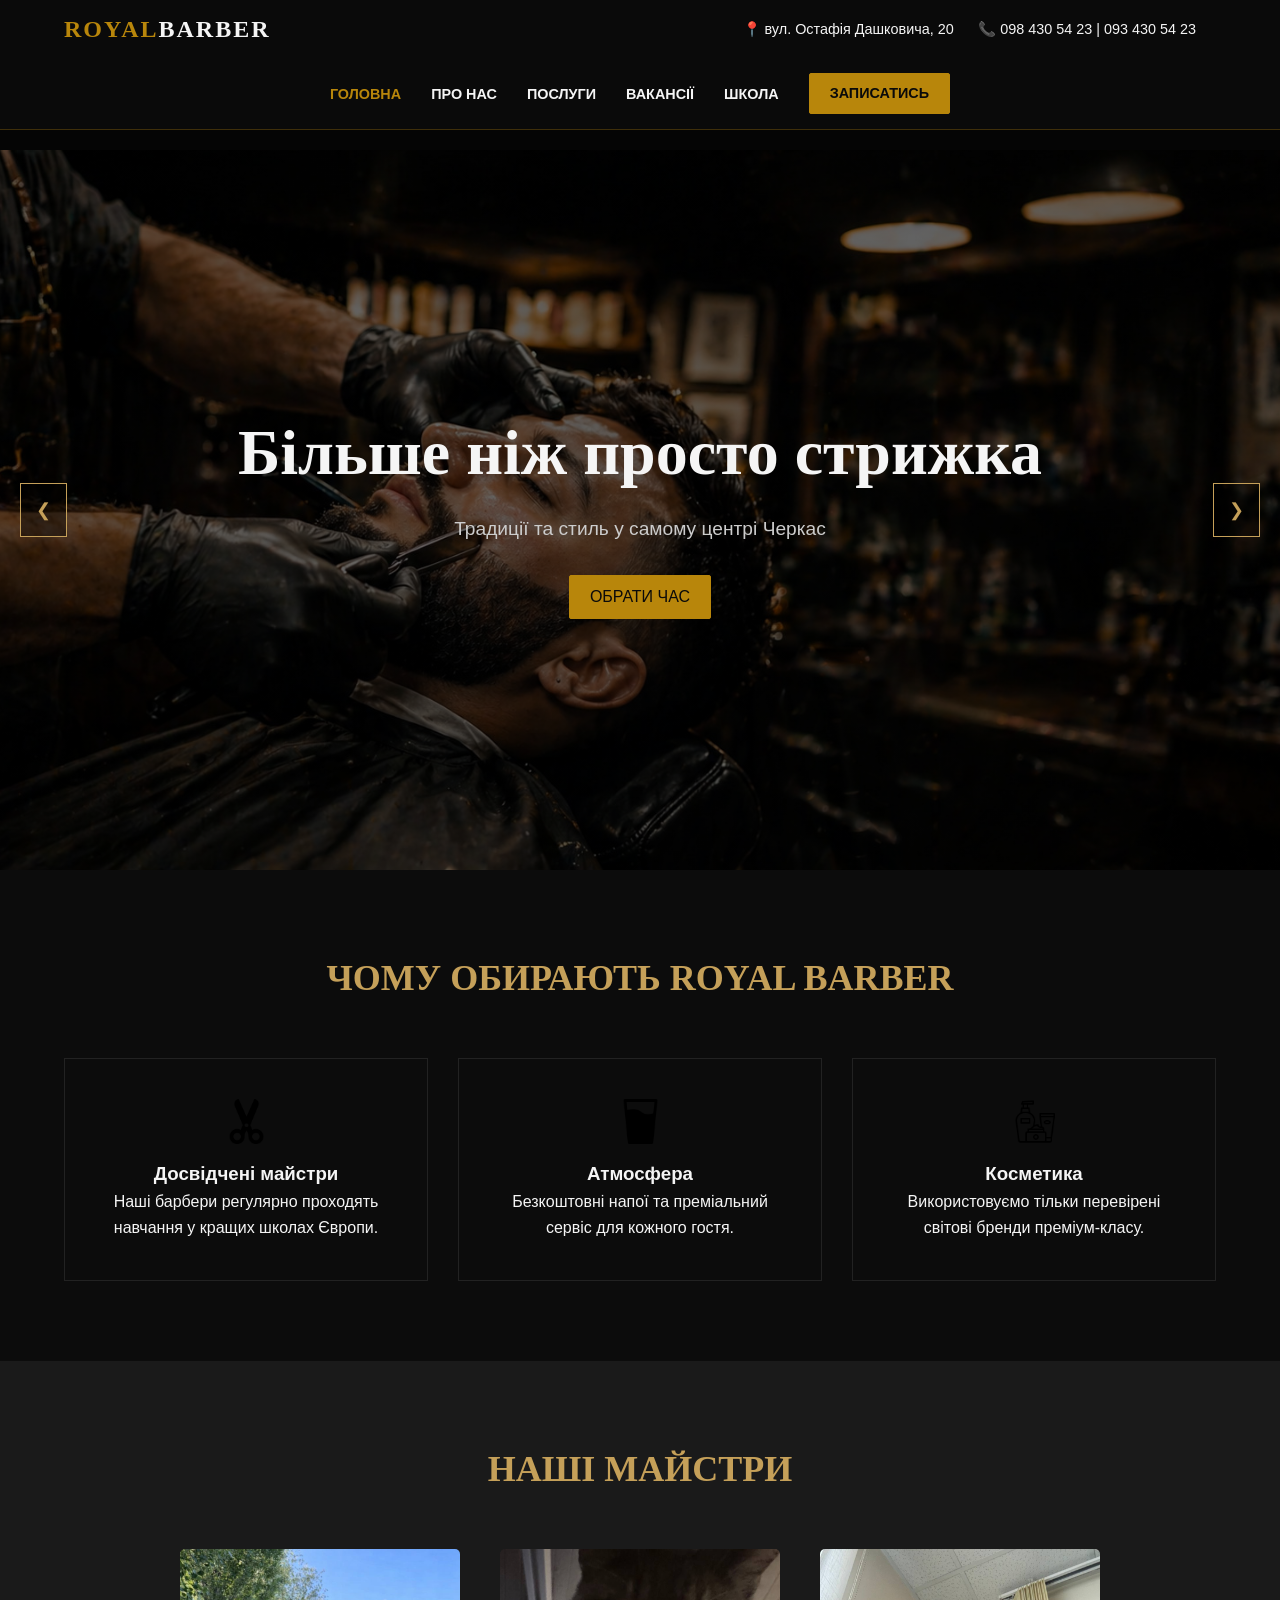
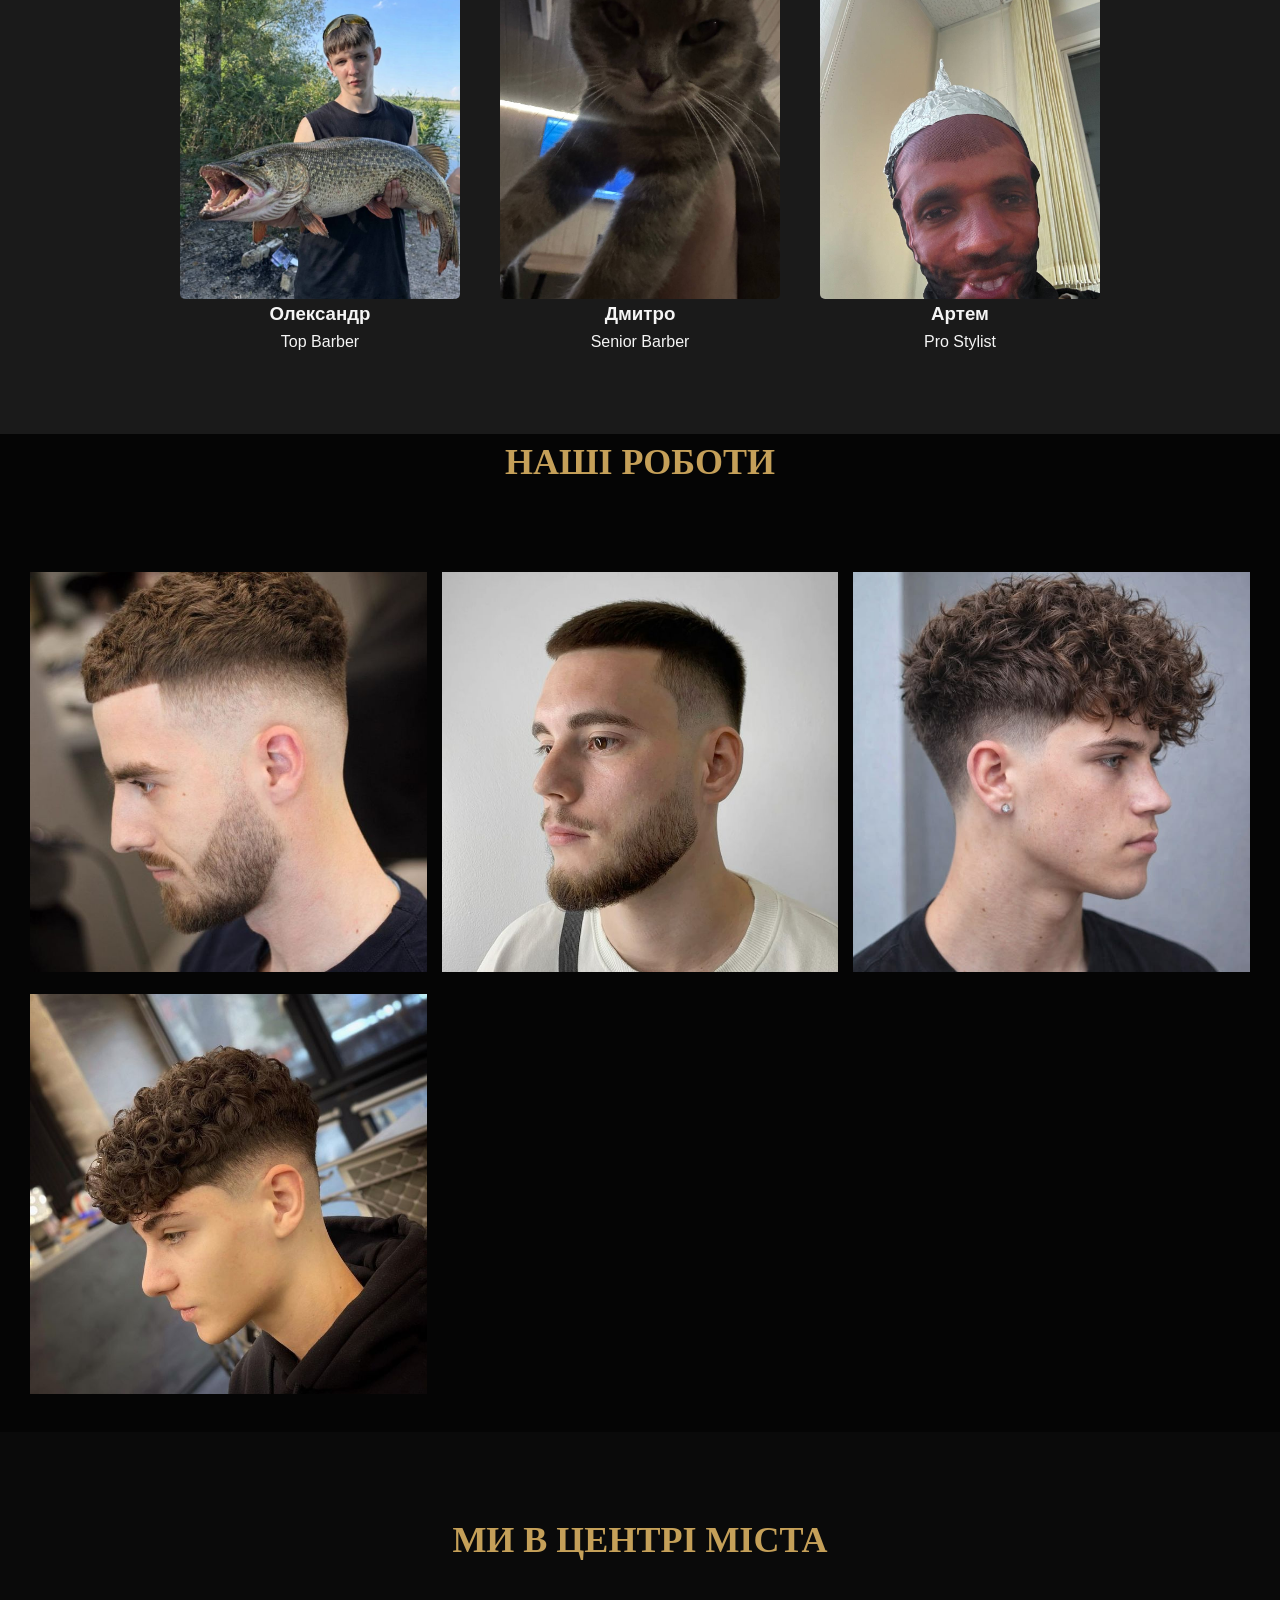
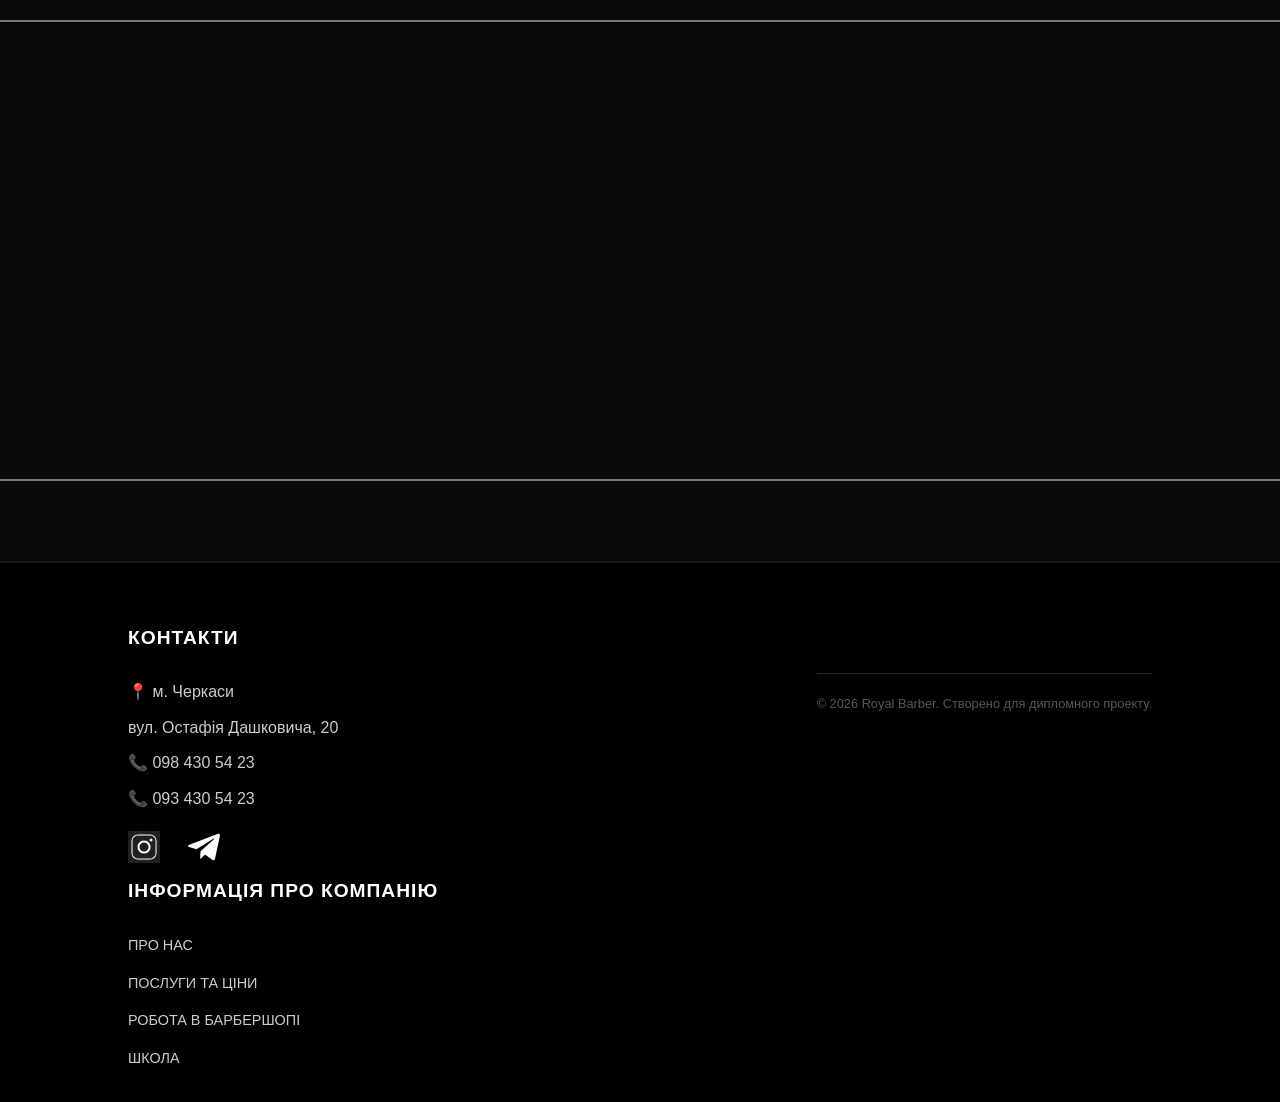
<file: index.html>
<!DOCTYPE html>
<html lang="uk">
<head>
    <meta charset="UTF-8">
    <meta name="viewport" content="width=device-width, initial-scale=1.0">
    <title>Royal Barber | Ексклюзивний сервіс</title>
    
    <link rel="stylesheet" href="style.css">
</head>
<body>

    <header class="main-header">
        <div class="top-bar">
            <div class="logo-area">
                <a href="index.html" class="logo-link">
                    <h2 class="logo-text">ROYAL<span>BARBER</span></h2>
                </a>
            </div>
            <div class="info-area">
                <div class="contacts">
                    <span>📍 вул. Остафія Дашковича, 20</span>
                    <span>📞 098 430 54 23 | 093 430 54 23</span>
                </div>
            </div>
        </div>
        <nav class="main-nav">
    <button class="burger-btn" onclick="toggleMenu()">☰</button>
    <ul id="mobileMenu">
                <li><a href="index.html" class="active">Головна</a></li>
                <li><a href="about.html">Про нас</a></li>
                <li><a href="services.html">Послуги</a></li>
                <li><a href="jobs.html">Вакансії</a></li>
                <li><a href="school.html">Школа</a></li>
                <li><a href="booking.php" class="btn-gold">ЗАПИСАТИСЬ</a></li>
            </ul>
        </nav>
    </header>

    <section class="hero-slider-custom">
        <div class="slider-track-custom">
            <div class="slide-custom active" style="background-image: linear-gradient(rgba(0,0,0,0.6), rgba(0,0,0,0.6)), url('img/slide1.jpg');">
                <div class="hero-content reveal-anim">
                    <h1>Більше ніж просто стрижка</h1>
                    <p>Традиції та стиль у самому центрі Черкас</p>
                    <a href="booking.php" class="btn-gold">ОБРАТИ ЧАС</a>
                </div>
            </div>
            <div class="slide-custom" style="background-image: linear-gradient(rgba(0,0,0,0.6), rgba(0,0,0,0.6)), url('img/slide2.jpg');">
                <div class="hero-content">
                    <h1>Твій ідеальний образ</h1>
                    <p>Майстри, які знають свою справу</p>
                    <a href="services.html" class="btn-main">НАШІ ПОСЛУГИ</a>
                </div>
            </div>
        </div>
        <button class="slide-nav prev" onclick="changeSlide(-1)">&#10094;</button>
        <button class="slide-nav next" onclick="changeSlide(1)">&#10095;</button>
    </section>

    <section class="features-section scroll-reveal">
    <div class="container">
        <h2 class="section-title">Чому обирають Royal Barber</h2>
        <div class="features-grid">
            
            <div class="feature-card">
                <div class="f-icon">
                    <img src="img/scissors.png" alt="Досвідчені майстри" class="feature-img">
                </div>
                <h3>Досвідчені майстри</h3>
                <p>Наші барбери регулярно проходять навчання у кращих школах Європи.</p>
            </div>

            <div class="feature-card">
                <div class="f-icon">
                    <img src="img/glass.png" alt="Атмосфера" class="feature-img">
                </div>
                <h3>Атмосфера</h3>
                <p>Безкоштовні напої та преміальний сервіс для кожного гостя.</p>
            </div>

            <div class="feature-card">
                <div class="f-icon">
                    <img src="img/cosmetics.png" alt="Косметика" class="feature-img">
                </div>
                <h3>Косметика</h3>
                <p>Використовуємо тільки перевірені світові бренди преміум-класу.</p>
            </div>

        </div>
    </div>
</section>

    <section class="team-section scroll-reveal">
        <h2 class="section-title">Наші майстри</h2>
        <div class="team-grid">
            <div class="team-member">
                <div class="member-photo" style="background-image: url('img/master1.jpg');"></div>
                <h3>Олександр</h3>
                <p>Top Barber</p>
            </div>
            <div class="team-member">
                <div class="member-photo" style="background-image: url('img/master2.jpg');"></div>
                <h3>Дмитро</h3>
                <p>Senior Barber</p>
            </div>
            <div class="team-member">
                <div class="member-photo" style="background-image: url('img/master3.jpg');"></div>
                <h3>Артем</h3>
                <p>Pro Stylist</p>
            </div>
        </div>
    </section>

    <section class="gallery-section scroll-reveal">
        <h2 class="section-title">Наші роботи</h2>
        <div class="gallery-grid">
            <div class="gallery-item"><img src="img/work1.jpg" alt="Стрижка"></div>
            <div class="gallery-item"><img src="img/work2.jpg" alt="Борода"></div>
            <div class="gallery-item"><img src="img/work3.jpg" alt="Стиль"></div>
            <div class="gallery-item"><img src="img/work4.jpg" alt="Робота"></div>
        </div>
    </section>

    <section class="map-section scroll-reveal">
        <h2 class="section-title">Ми в центрі міста</h2>
        <div class="map-container">
            <iframe 
                src="https://www.google.com/maps/embed?pb=!1m18!1m12!1m3!1d2594.321703212456!2d32.06003267687834!3d49.440698159187384!2m3!1f0!2f0!3f0!3m2!1i1024!2i768!4f13.1!3m3!1m2!1s0x40d14c93964b1d6f%3A0xbc4e899b824db6b!2z0LLRg9C70LjRhtGPINCe0YHRgtCw0YTRltGPINCU0LDRiNC60L7QstC40YfQsCwgMjAsINCn0LXRgNC60LDRgdC4LCDQp9C10YDQutCw0YHRjNC60LAg0L7QsdC70LDRgdGC0YwsIDE4MDAw!5e0!3m2!1suk!2sua!4v1716000000000!5m2!1suk!2sua" 
                width="100%" height="450" style="border:0;" allowfullscreen="" loading="lazy" referrerpolicy="no-referrer-when-downgrade">
            </iframe>
        </div>
    </section>

    <footer class="main-footer">
        <div class="footer-container">
            <div class="footer-section">
                <h3>КОНТАКТИ</h3>
                <p>📍 м. Черкаси</p>
                <p>вул. Остафія Дашковича, 20</p>
                <p>📞 098 430 54 23</p>
                <p>📞 093 430 54 23</p>
                
                <div class="social-icons">
    <a href="https://www.instagram.com/kotletasb3.0/" target="_blank" class="icon-ios inst">
        <img src="img/inst.png" alt="Instagram" class="my-social-img">
    </a>
    <a href="https://t.me/kotletasb" target="_blank" class="icon-ios tg">
        <img src="img/tg.png" alt="Telegram" class="my-social-img">
    </a>
</div>

            <div class="footer-section">
                <h3>ІНФОРМАЦІЯ ПРО КОМПАНІЮ</h3>
                <ul class="footer-links">
                    <li><a href="about.html">ПРО НАС</a></li>
                    <li><a href="services.html">ПОСЛУГИ ТА ЦІНИ</a></li>
                    <li><a href="jobs.html">РОБОТА В БАРБЕРШОПІ</a></li>
                    <li><a href="school.html">ШКОЛА</a></li>
                </ul>
            </div>
        </div>
        <div class="footer-bottom">
            <p>© 2026 Royal Barber. Створено для дипломного проекту.</p>
        </div>
    </footer>

    <script>
        // 1. Код для слайдера
        let currentSlide = 0;
        const slides = document.querySelectorAll('.slide-custom');

        function changeSlide(direction) {
            slides[currentSlide].classList.remove('active');
            currentSlide = (currentSlide + direction + slides.length) % slides.length;
            slides[currentSlide].classList.add('active');
        }

        // Автоматичне перемикання слайдів кожні 5 секунд
        setInterval(() => { changeSlide(1); }, 5000);

        // 2. Код для анімації блоків при прокручуванні сторінки (Заміна бібліотеки AOS)
        const revealElements = document.querySelectorAll('.scroll-reveal');

        function checkScroll() {
            revealElements.forEach(element => {
                const elementTop = element.getBoundingClientRect().top;
                const windowHeight = window.innerHeight;
                
                
                if (elementTop < windowHeight * 0.85) {
                    element.classList.add('visible');
                }
            });
        }
function toggleMenu() {
    const menu = document.getElementById('mobileMenu');
    menu.classList.toggle('active');
}
        window.addEventListener('scroll', checkScroll);
        window.addEventListener('load', checkScroll); // Перевірка при повному завантаженні сторінки
    </script>
</body>
</html>
</file>
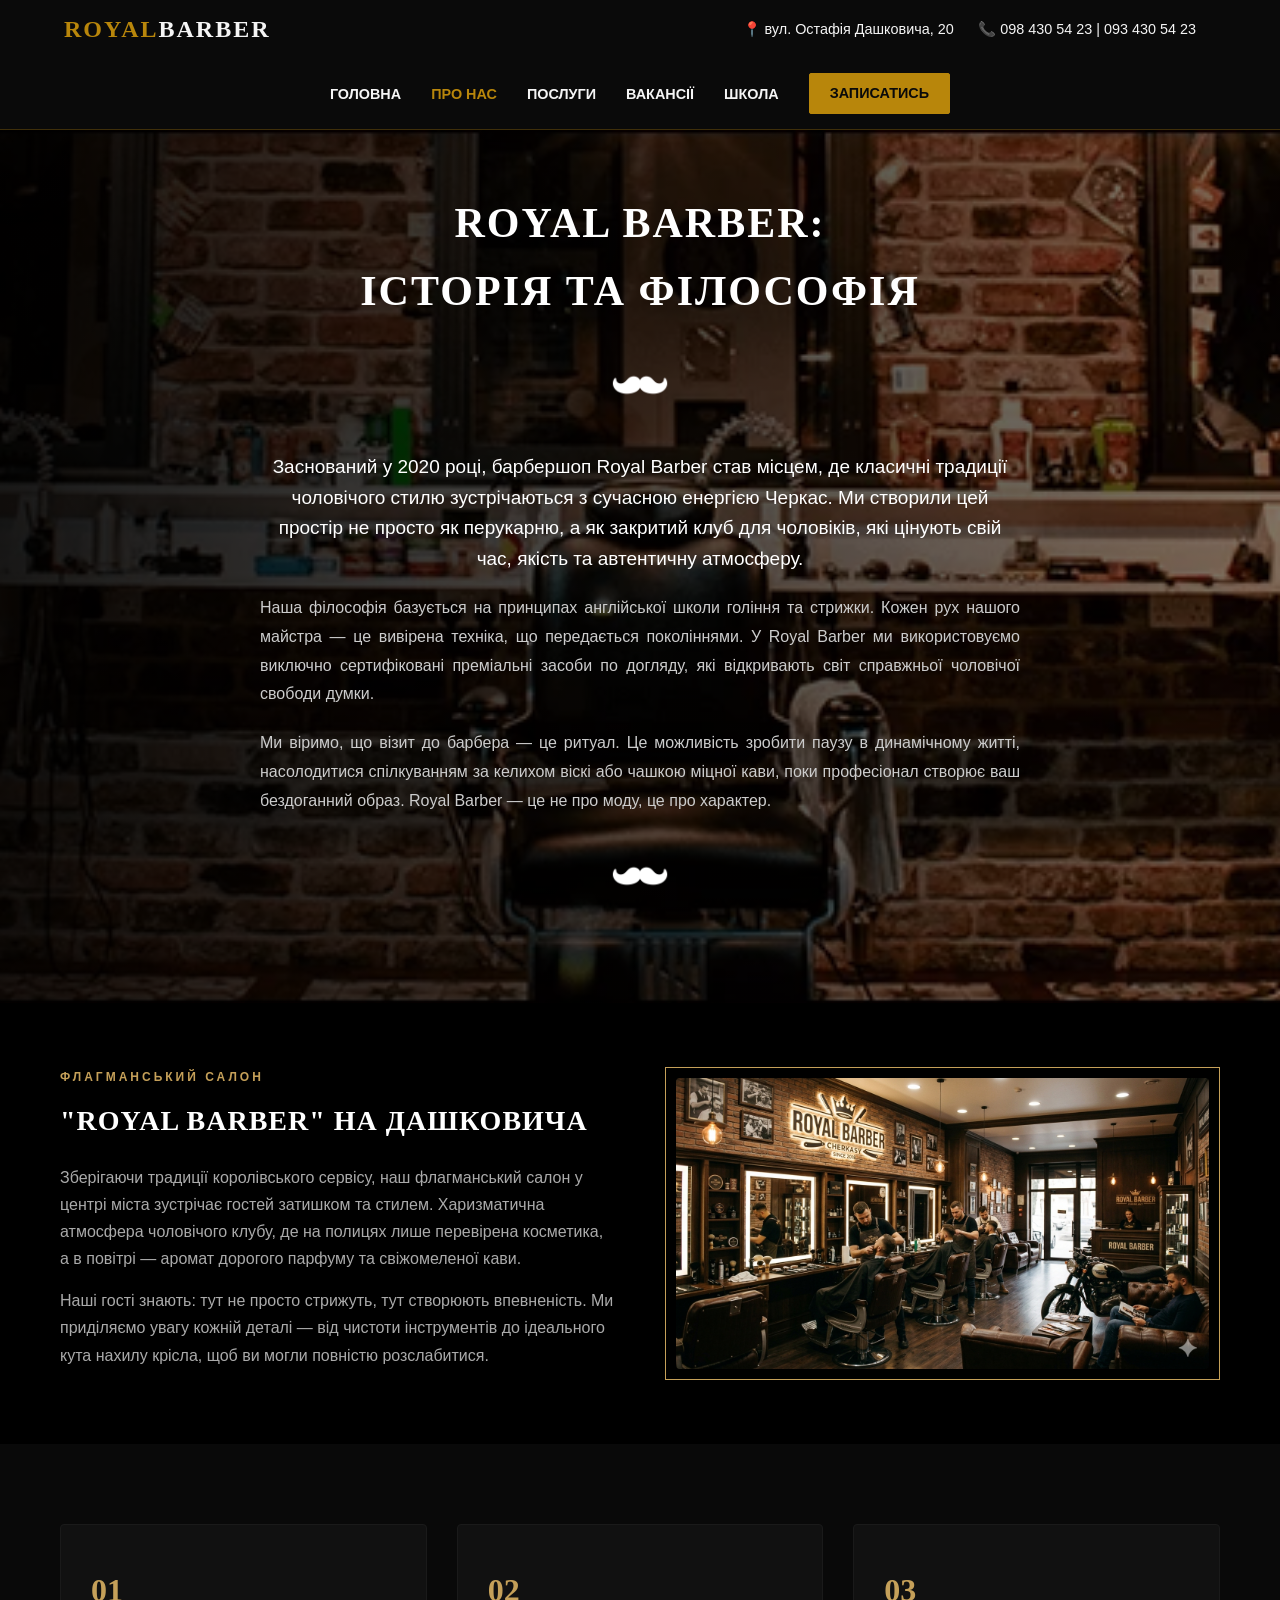
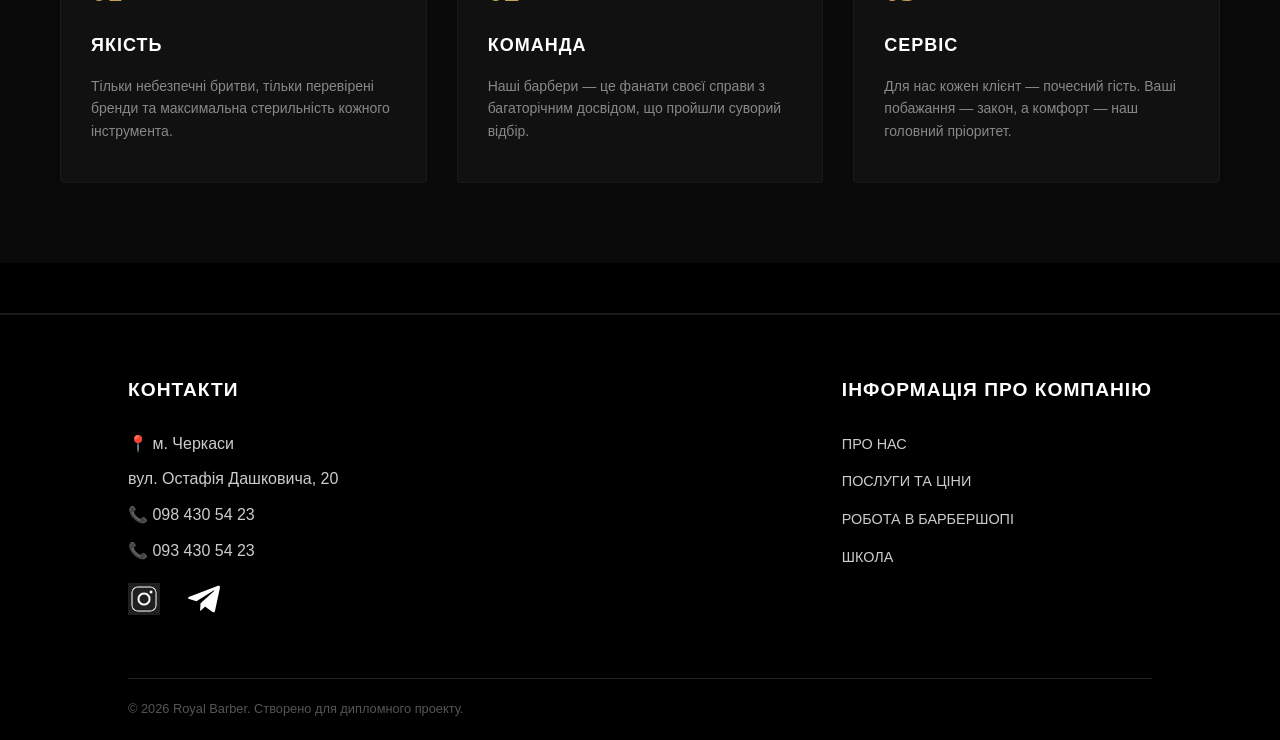
<file: about.html>
<!DOCTYPE html>
<html lang="uk">
<head>
    <meta charset="UTF-8">
    <meta name="viewport" content="width=device-width, initial-scale=1.0">
    <title>Про нас | Royal Barber</title>
    <link rel="stylesheet" href="style.css">
</head>
<body>

    <header class="main-header">
        <div class="top-bar">
            <div class="logo-area">
                <a href="index.html" class="logo-link">
                    <h2 class="logo-text">ROYAL<span>BARBER</span></h2>
                </a>
            </div>
            <div class="info-area">
                <div class="contacts">
                    <span>📍 вул. Остафія Дашковича, 20</span>
                    <span>📞 098 430 54 23 | 093 430 54 23</span>
                </div>
            </div>
        </div>
        <nav class="main-nav">
    <button class="burger-btn" onclick="toggleMenu()">☰</button>
    <ul id="mobileMenu">
                <li><a href="index.html">Головна</a></li>
                <li><a href="about.html" class="active">Про нас</a></li>
                <li><a href="services.html">Послуги</a></li>
                <li><a href="jobs.html">Вакансії</a></li>
                <li><a href="school.html">Школа</a></li>
                <li><a href="booking.php" class="btn-gold">ЗАПИСАТИСЬ</a></li>
            </ul>
        </nav>
    </header>

    <main class="about-page">
        <section class="about-hero scroll-reveal">
            <div class="container-narrow">
                <h1 class="main-title">ROYAL BARBER:<br>ІСТОРІЯ ТА ФІЛОСОФІЯ</h1>
                
                <div class="mustache-divider">
                    <img src="img/mustache.png" alt="~">
                </div>
                
                <div class="about-text-content">
                    <p class="lead-text">Заснований у 2020 році, барбершоп Royal Barber став місцем, де класичні традиції чоловічого стилю зустрічаються з сучасною енергією Черкас. Ми створили цей простір не просто як перукарню, а як закритий клуб для чоловіків, які цінують свій час, якість та автентичну атмосферу.</p>
                    
                    <p>Наша філософія базується на принципах англійської школи гоління та стрижки. Кожен рух нашого майстра — це вивірена техніка, що передається поколіннями. У Royal Barber ми використовуємо виключно сертифіковані преміальні засоби по догляду, які відкривають світ справжньої чоловічої свободи думки.</p>
                    
                    <p>Ми віримо, що візит до барбера — це ритуал. Це можливість зробити паузу в динамічному житті, насолодитися спілкуванням за келихом віскі або чашкою міцної кави, поки професіонал створює ваш бездоганний образ. Royal Barber — це не про моду, це про характер.</p>
                </div>
                
                <div class="mustache-divider">
                    <img src="img/mustache.png" alt="~">
                </div>
            </div>
        </section>

        <section class="about-details scroll-reveal">
            <div class="details-container-premium">
                <div class="details-text-block">
                    <span class="sub-gold">ФЛАГМАНСЬКИЙ САЛОН</span>
                    <h2>"ROYAL BARBER" НА ДАШКОВИЧА</h2>
                    <p>Зберігаючи традиції королівського сервісу, наш флагманський салон у центрі міста зустрічає гостей затишком та стилем. Харизматична атмосфера чоловічого клубу, де на полицях лише перевірена косметика, а в повітрі — аромат дорогого парфуму та свіжомеленої кави.</p>
                    <p>Наші гості знають: тут не просто стрижуть, тут створюють впевненість. Ми приділяємо увагу кожній деталі — від чистоти інструментів до ідеального кута нахилу крісла, щоб ви могли повністю розслабитися.</p>
                </div>
                <div class="details-image-block">
                    <div class="img-border-decor">
                        <img src="img/salon-interior.jpg" alt="Інтер'єр Royal Barber">
                    </div>
                </div>
            </div>
        </section>

        <section class="values-section scroll-reveal">
            <div class="container">
                <div class="values-grid-premium">
                    <div class="value-card-v4">
                        <div class="v-num">01</div>
                        <h3>ЯКІСТЬ</h3>
                        <p>Тільки небезпечні бритви, тільки перевірені бренди та максимальна стерильність кожного інструмента.</p>
                    </div>
                    <div class="value-card-v4">
                        <div class="v-num">02</div>
                        <h3>КОМАНДА</h3>
                        <p>Наші барбери — це фанати своєї справи з багаторічним досвідом, що пройшли суворий відбір.</p>
                    </div>
                    <div class="value-card-v4">
                        <div class="v-num">03</div>
                        <h3>СЕРВІС</h3>
                        <p>Для нас кожен клієнт — почесний гість. Ваші побажання — закон, а комфорт — наш головний пріоритет.</p>
                    </div>
                </div>
            </div>
        </section>
    </main>

    <footer class="main-footer">
        <div class="footer-container">
            <div class="footer-section">
                <h3>КОНТАКТИ</h3>
                <p>📍 м. Черкаси</p>
                <p>вул. Остафія Дашковича, 20</p>
                <p>📞 098 430 54 23</p>
                <p>📞 093 430 54 23</p>
                
                <div class="social-icons">
    <a href="https://www.instagram.com/kotletasb3.0/" target="_blank" class="icon-ios inst">
        <img src="img/inst.png" alt="Instagram" class="my-social-img">
    </a>
    <a href="https://t.me/kotletasb" target="_blank" class="icon-ios tg">
        <img src="img/tg.png" alt="Telegram" class="my-social-img">
    </a>
</div>
            </div>

            <div class="footer-section">
                <h3>ІНФОРМАЦІЯ ПРО КОМПАНІЮ</h3>
                <ul class="footer-links">
                    <li><a href="about.html">ПРО НАС</a></li>
                    <li><a href="services.html">ПОСЛУГИ ТА ЦІНИ</a></li>
                    <li><a href="jobs.html">РОБОТА В БАРБЕРШОПІ</a></li>
                    <li><a href="school.html">ШКОЛА</a></li>
                </ul>
            </div>
        </div>
        <div class="footer-bottom">
            <p>© 2026 Royal Barber. Створено для дипломного проекту.</p>
        </div>
    </footer>

    <script>
        const revealElements = document.querySelectorAll('.scroll-reveal');

        function checkScroll() {
            revealElements.forEach(element => {
                const elementTop = element.getBoundingClientRect().top;
                const windowHeight = window.innerHeight;
                if (elementTop < windowHeight * 0.88) {
                    element.classList.add('visible');
                }
            });
        }
function toggleMenu() {
    const menu = document.getElementById('mobileMenu');
    menu.classList.toggle('active');
}
        window.addEventListener('scroll', checkScroll);
        window.addEventListener('load', checkScroll);
    </script>
</body>
</html>
</file>
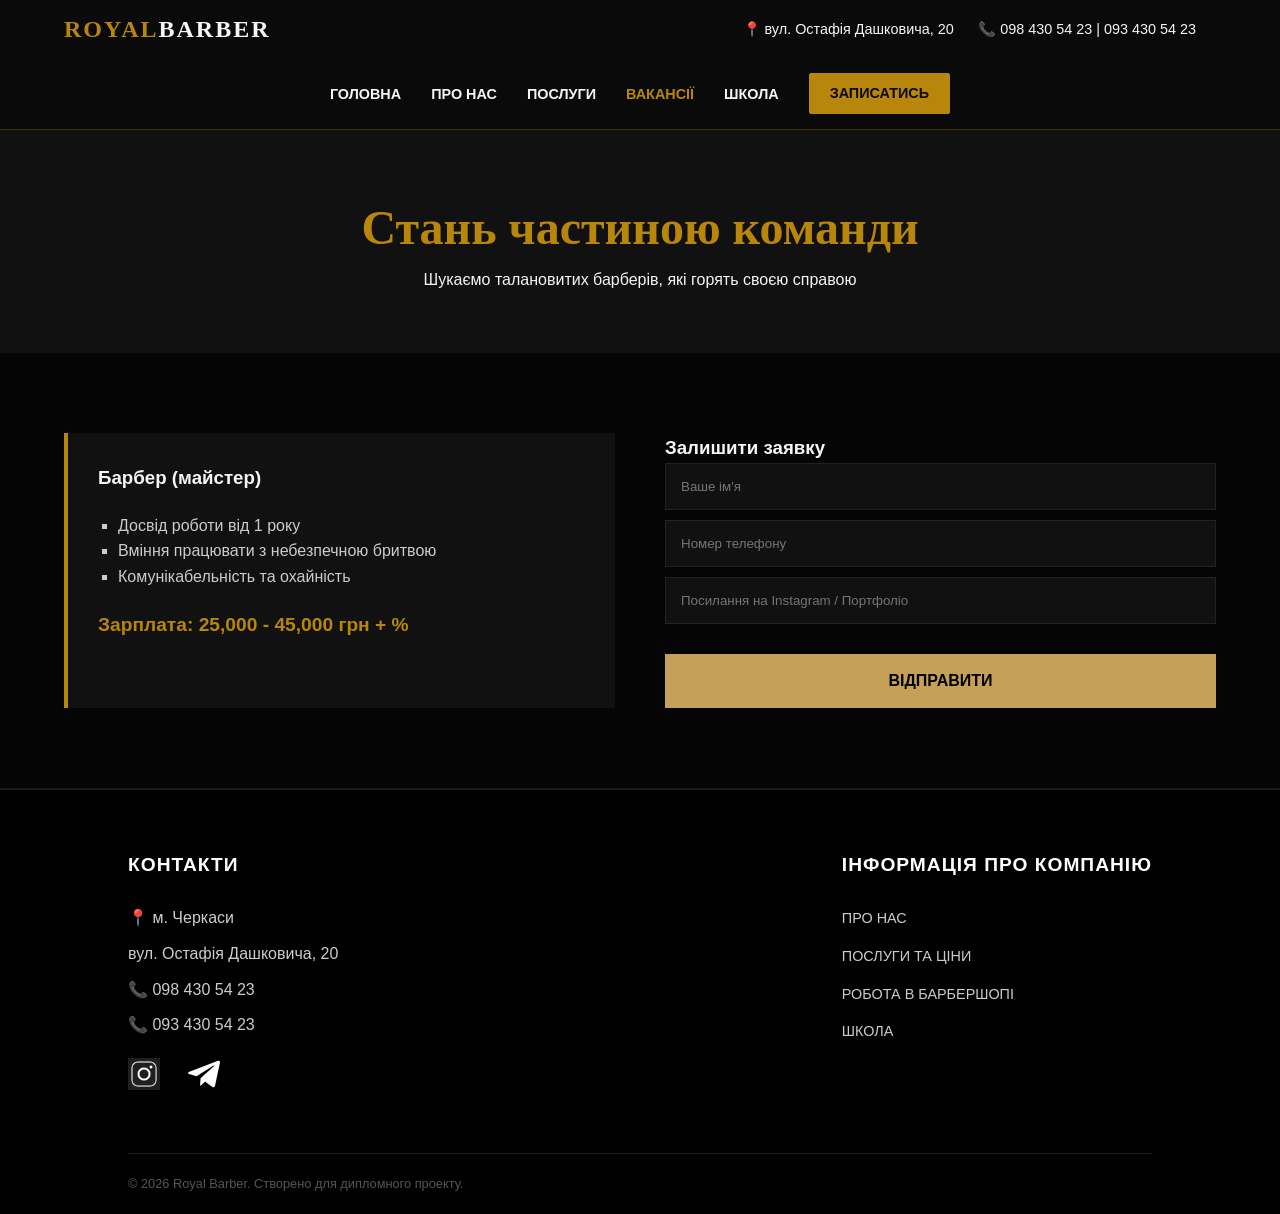
<file: jobs.html>
<!DOCTYPE html>
<html lang="uk">
<head>
    <meta charset="UTF-8">
    <meta name="viewport" content="width=device-width, initial-scale=1.0">
    <title>Вакансії | Royal Barber</title>
    <link rel="stylesheet" href="style.css">
</head>
<body>

<header class="main-header">
    <div class="top-bar">
        <div class="logo-area">
            <a href="index.html" class="logo-link">
                <h2 class="logo-text">ROYAL<span>BARBER</span></h2>
            </a>
        </div>
        <div class="info-area">
            <div class="contacts">
                <span>📍 вул. Остафія Дашковича, 20</span>
                <span>📞 098 430 54 23 | 093 430 54 23</span>
            </div>
        </div>
    </div>

    <nav class="main-nav">
    <button class="burger-btn" onclick="toggleMenu()">☰</button>
    <ul id="mobileMenu">
            <li><a href="index.html">Головна</a></li>
            <li><a href="about.html">Про нас</a></li>
            <li><a href="services.html">Послуги</a></li>
            <li><a href="jobs.html" class="active">Вакансії</a></li>
            <li><a href="school.html">Школа</a></li>
            <li><a href="booking.php" class="btn-gold">ЗАПИСАТИСЬ</a></li>
        </ul>
    </nav>
</header>

<section class="page-title scroll-reveal">
    <h1>Стань частиною команди</h1>
    <p>Шукаємо талановитих барберів, які горять своєю справою</p>
</section>

<section class="content-section">
    <div class="container">
        <div class="jobs-grid">

            <div class="job-card scroll-reveal">
                <h3>Барбер (майстер)</h3>
                <ul class="job-list">
                    <li>Досвід роботи від 1 року</li>
                    <li>Вміння працювати з небезпечною бритвою</li>
                    <li>Комунікабельність та охайність</li>
                </ul>
                <p class="job-offer">Зарплата: 25,000 - 45,000 грн + %</p>
            </div>

            <div class="job-form-box scroll-reveal">
                <h3>Залишити заявку</h3>

                <form id="jobForm">
                    <input type="text" name="name" placeholder="Ваше ім'я" class="dark-input" required>
                    <input type="tel" name="phone" placeholder="Номер телефону" class="dark-input" required>
                    <input type="text" name="portfolio" placeholder="Посилання на Instagram / Портфоліо" class="dark-input">

                    <button type="submit" class="btn-confirm">ВІДПРАВИТИ</button>
                </form>
            </div>

        </div>
    </div>
</section>

<footer class="main-footer">
    <div class="footer-container">
        <div class="footer-section">
            <h3>КОНТАКТИ</h3>
            <p>📍 м. Черкаси</p>
            <p>вул. Остафія Дашковича, 20</p>
            <p>📞 098 430 54 23</p>
            <p>📞 093 430 54 23</p>

            <div class="social-icons">
                <a href="https://www.instagram.com/kotletasb3.0/" target="_blank" class="icon-ios inst">
                    <img src="img/inst.png" alt="Instagram" class="my-social-img">
                </a>
                <a href="https://t.me/kotletasb" target="_blank" class="icon-ios tg">
                    <img src="img/tg.png" alt="Telegram" class="my-social-img">
                </a>
            </div>
        </div>

        <div class="footer-section">
            <h3>ІНФОРМАЦІЯ ПРО КОМПАНІЮ</h3>
            <ul class="footer-links">
                <li><a href="about.html">ПРО НАС</a></li>
                <li><a href="services.html">ПОСЛУГИ ТА ЦІНИ</a></li>
                <li><a href="jobs.html">РОБОТА В БАРБЕРШОПІ</a></li>
                <li><a href="school.html">ШКОЛА</a></li>
            </ul>
        </div>
    </div>

    <div class="footer-bottom">
        <p>© 2026 Royal Barber. Створено для дипломного проекту.</p>
    </div>
</footer>

<script>
    const revealElements = document.querySelectorAll('.scroll-reveal');

    function checkScroll() {
        revealElements.forEach(element => {
            const elementTop = element.getBoundingClientRect().top;
            const windowHeight = window.innerHeight;

            if (elementTop < windowHeight * 0.92) {
                element.classList.add('visible');
            }
        });
    }

    window.addEventListener('scroll', checkScroll);
    window.addEventListener('load', checkScroll);

    const jobForm = document.getElementById('jobForm');

    if (jobForm) {
        jobForm.addEventListener('submit', function(event) {

    event.preventDefault();

    const formData = new FormData(jobForm);

    fetch('save_job.php', {

        method: 'POST',

        body: formData

    })

    .then(response => response.json())

    .then(data => {

        if (data.status === 'success') {

            showJobModalWindow(data.message);

            jobForm.reset();

        } else {

            alert(data.message);

        }

    })

    .catch(error => {

        console.error(error);

        alert('Помилка при відправці');

    });

});
    }

    function showJobModalWindow(text) {
        const modal = document.createElement('div');

        modal.classList.add('job-modal-overlay');

        modal.innerHTML = `
            <div class="job-modal-window">
                <div class="job-modal-icon">✓</div>
                <h2 class="job-modal-title">ЗАЯВКУ ВІДПРАВЛЕНО</h2>
                <p class="job-modal-text">${text}</p>
                <button class="job-modal-btn" onclick="this.closest('.job-modal-overlay').remove()">Добре</button>
            </div>
        `;

        document.body.appendChild(modal);
    }

    function toggleMenu() {
    const menu = document.getElementById('mobileMenu');
    menu.classList.toggle('active');
}
</script>

</body>
</html>
</file>
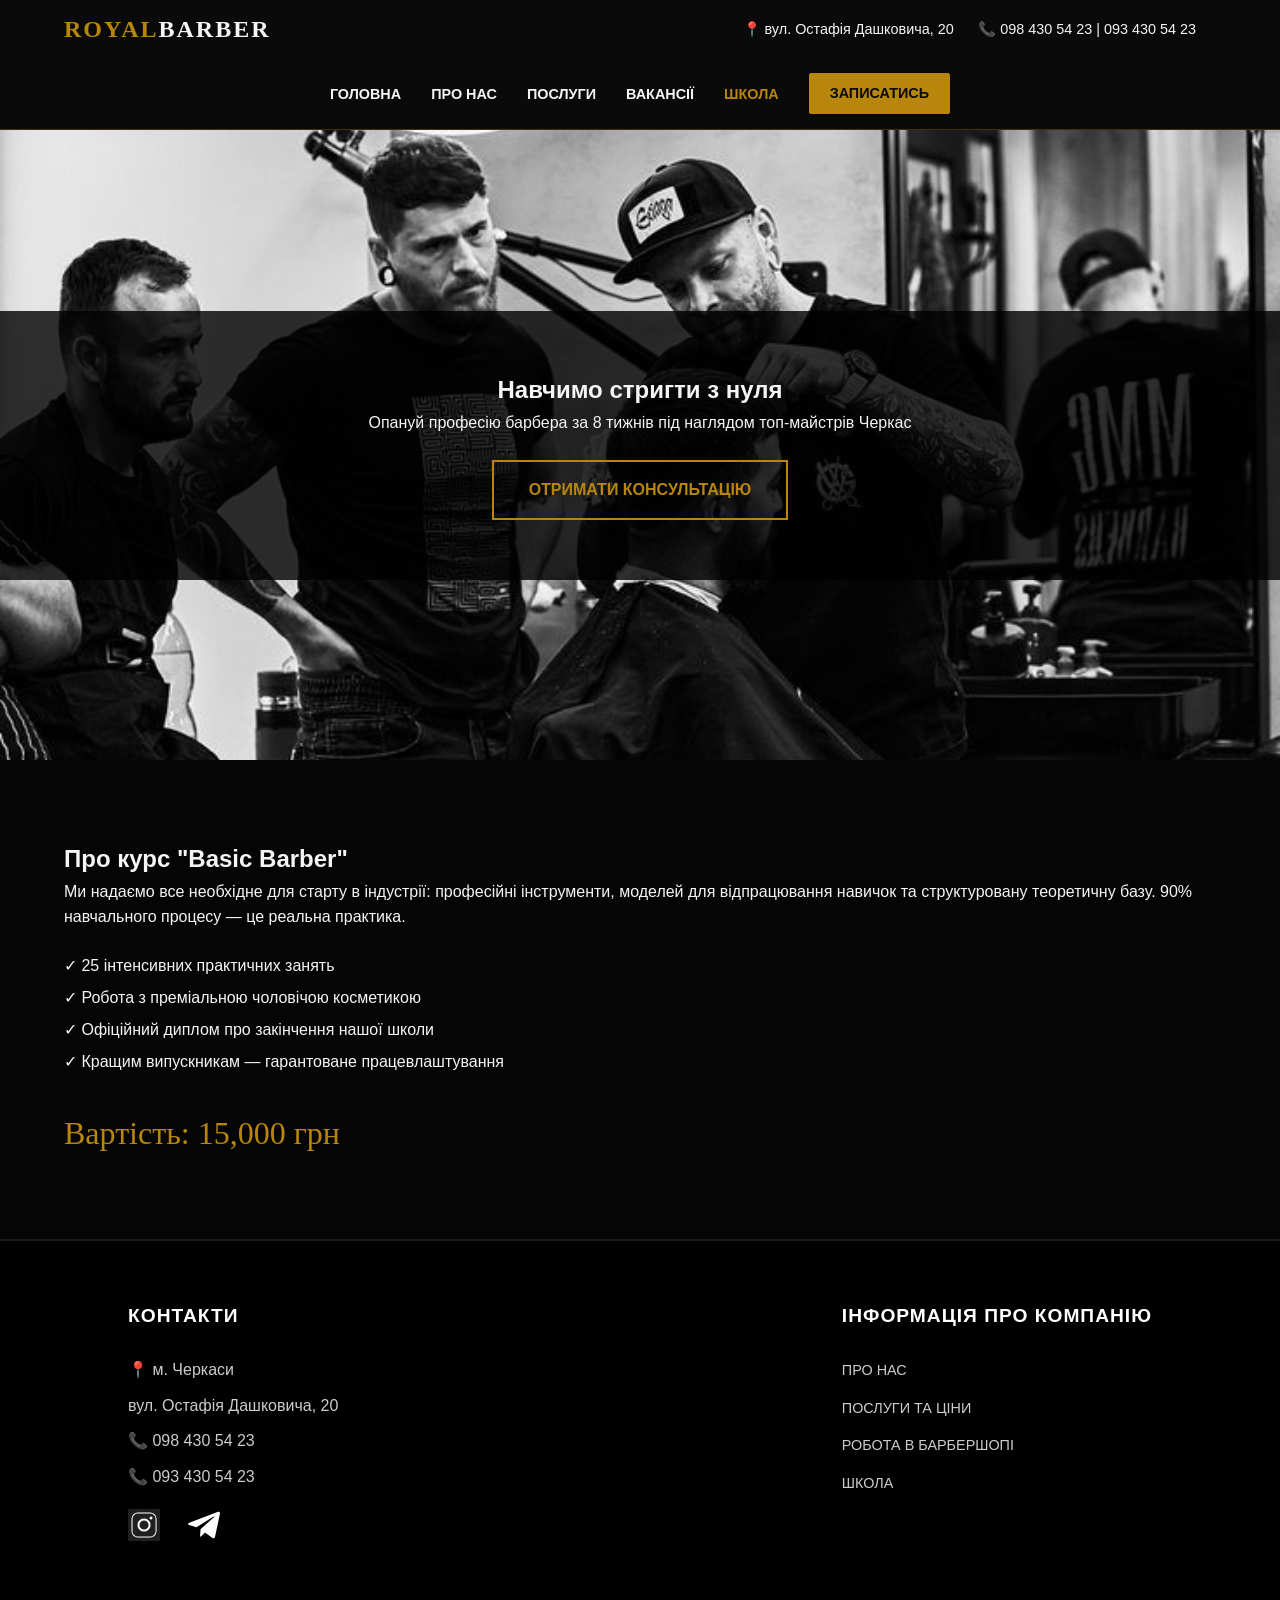
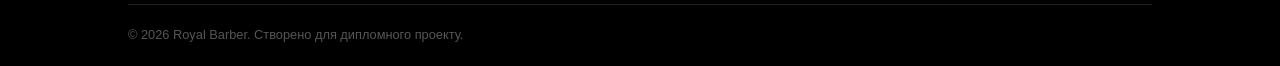
<file: school.html>
<!DOCTYPE html>
<html lang="uk">
<head>
    <meta charset="UTF-8">
    <meta name="viewport" content="width=device-width, initial-scale=1.0">
    <title>Школа Барберів | Royal Barber</title>
    <link rel="stylesheet" href="style.css">
</head>
<body>

    <header class="main-header">
        <div class="top-bar">
            <div class="logo-area">
                <a href="index.html" class="logo-link"><h2 class="logo-text">ROYAL<span>BARBER</span></h2></a>
            </div>
            <div class="info-area">
                <div class="contacts">
                    <span>📍 вул. Остафія Дашковича, 20</span>
                    <span>📞 098 430 54 23 | 093 430 54 23</span>
                </div>
            </div>
        </div>
        <nav class="main-nav">
    <button class="burger-btn" onclick="toggleMenu()">☰</button>
    <ul id="mobileMenu">
                <li><a href="index.html">Головна</a></li>
                <li><a href="about.html">Про нас</a></li>
                <li><a href="services.html">Послуги</a></li>
                <li><a href="jobs.html">Вакансії</a></li>
                <li><a href="school.html" class="active">Школа</a></li>
                <li><a href="booking.php" class="btn-gold">ЗАПИСАТИСЬ</a></li>
            </ul>
        </nav>
    </header>

    <section class="school-hero scroll-reveal">
        <div class="school-overlay">
            <h1>Навчимо стригти з нуля</h1>
            <p>Опануй професію барбера за 8 тижнів під наглядом топ-майстрів Черкас</p>
            
            <a href="https://t.me/kotletasb" class="btn-consult" target="_blank">ОТРИМАТИ КОНСУЛЬТАЦІЮ</a>
        </div>
    </section>

    <section class="school-info scroll-reveal">
        <div class="container">
            <div class="info-grid">
                <div class="info-text">
                    <h2>Про курс "Basic Barber"</h2>
                    <p>Ми надаємо все необхідне для старту в індустрії: професійні інструменти, моделей для відпрацювання навичок та структуровану теоретичну базу. 90% навчального процесу — це реальна практика.</p>
                    <ul class="check-list">
                        <li><span>✓</span> 25 інтенсивних практичних занять</li>
                        <li><span>✓</span> Робота з преміальною чоловічою косметикою</li>
                        <li><span>✓</span> Офіційний диплом про закінчення нашої школи</li>
                        <li><span>✓</span> Кращим випускникам — гарантоване працевлаштування</li>
                    </ul>
                    <div class="course-price">Вартість: 15,000 грн</div>
                </div>
            </div>
        </div>
    </section>

    <footer class="main-footer">
        <div class="footer-container">
            <div class="footer-section">
                <h3>КОНТАКТИ</h3>
                <p>📍 м. Черкаси</p>
                <p>вул. Остафія Дашковича, 20</p>
                <p>📞 098 430 54 23</p>
                <p>📞 093 430 54 23</p>
                
                <div class="social-icons">
    <a href="https://www.instagram.com/kotletasb3.0/" target="_blank" class="icon-ios inst">
        <img src="img/inst.png" alt="Instagram" class="my-social-img">
    </a>
    <a href="https://t.me/kotletasb" target="_blank" class="icon-ios tg">
        <img src="img/tg.png" alt="Telegram" class="my-social-img">
    </a>
</div>
            </div>

            <div class="footer-section">
                <h3>ІНФОРМАЦІЯ ПРО КОМПАНІЮ</h3>
                <ul class="footer-links">
                    <li><a href="about.html">ПРО НАС</a></li>
                    <li><a href="services.html">ПОСЛУГИ ТА ЦІНИ</a></li>
                    <li><a href="jobs.html">РОБОТА В БАРБЕРШОПІ</a></li>
                    <li><a href="school.html">ШКОЛА</a></li>
                </ul>
            </div>
        </div>
        <div class="footer-bottom">
            <p>© 2026 Royal Barber. Створено для дипломного проекту.</p>
        </div>
    </footer>

    <script>
        const revealElements = document.querySelectorAll('.scroll-reveal');

        function checkScroll() {
            revealElements.forEach(element => {
                const elementTop = element.getBoundingClientRect().top;
                const windowHeight = window.innerHeight;
                
                // Перевірка входження елемента у вікно перегляду
                if (elementTop < windowHeight * 0.9) {
                    element.classList.add('visible');
                }
            });
        }
function toggleMenu() {
    const menu = document.getElementById('mobileMenu');
    menu.classList.toggle('active');
}
        window.addEventListener('scroll', checkScroll);
        window.addEventListener('load', checkScroll);
    </script>
</body>
</html>
</file>
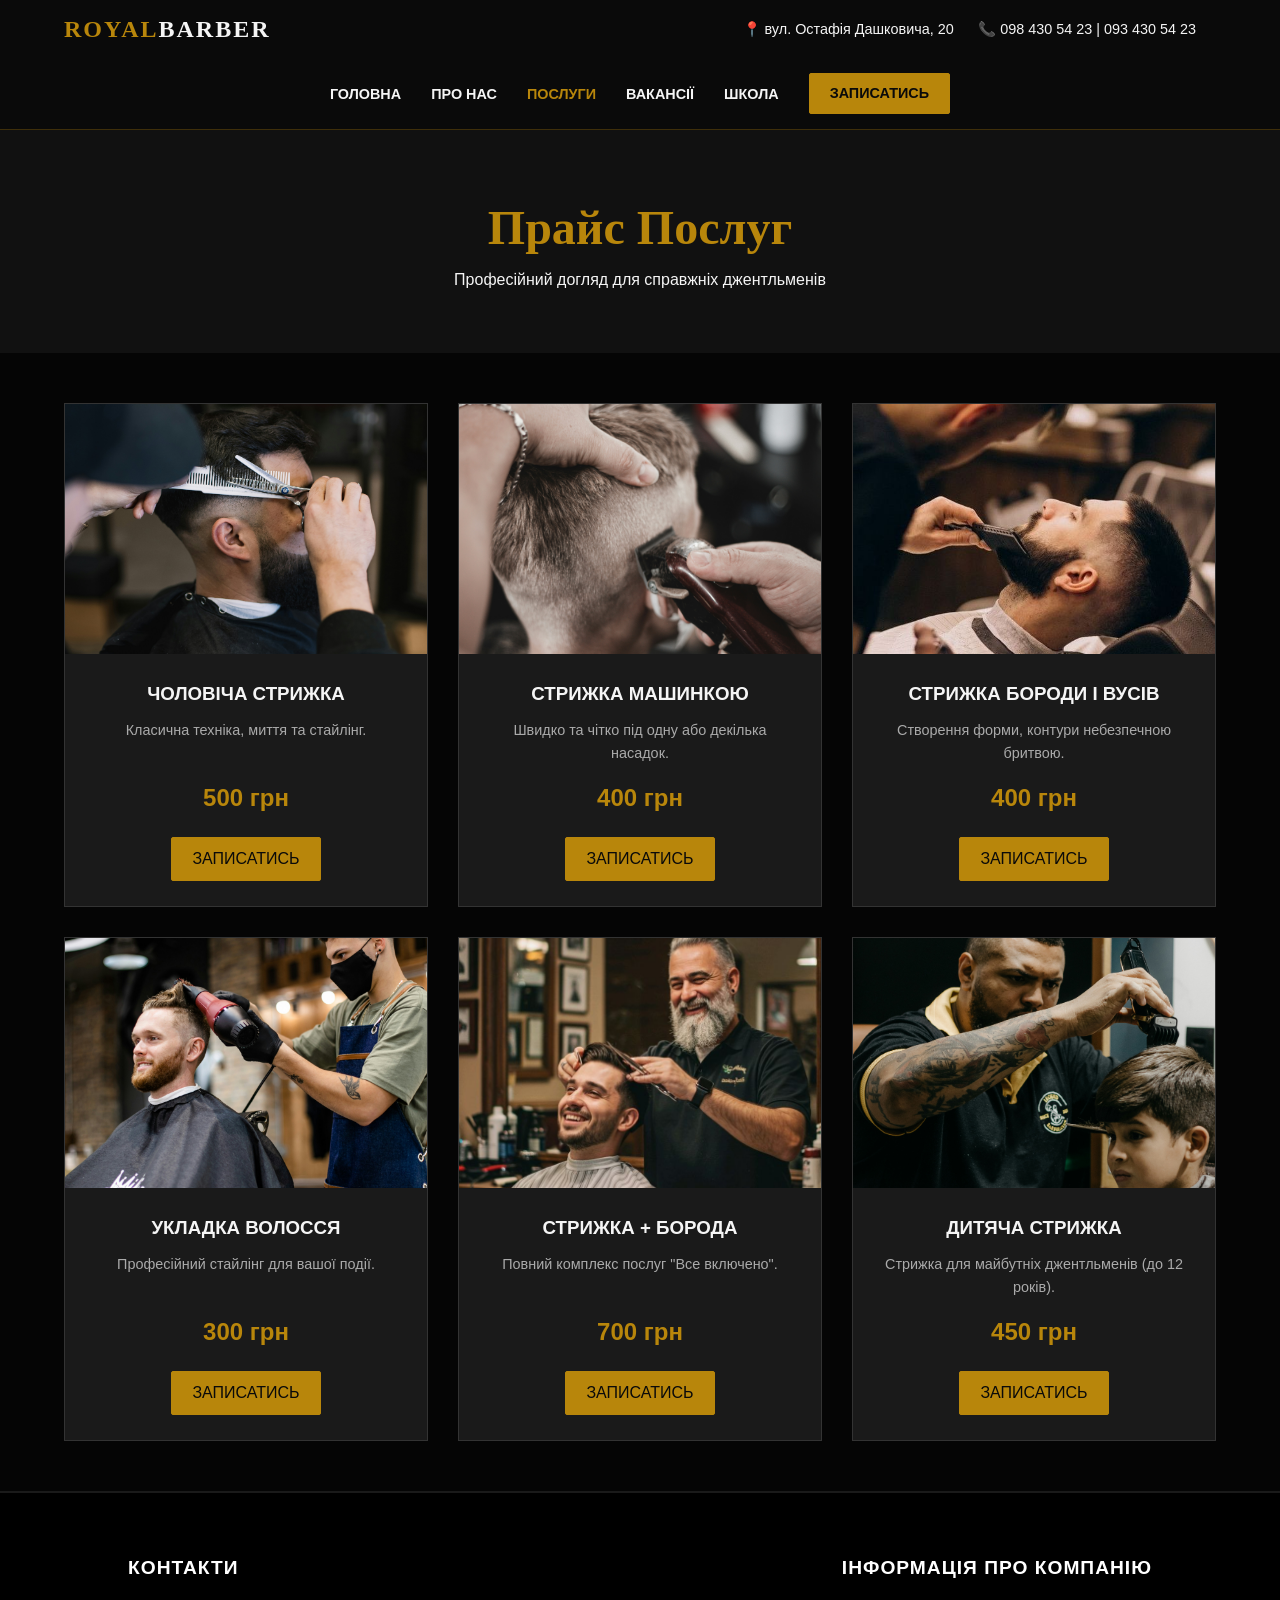
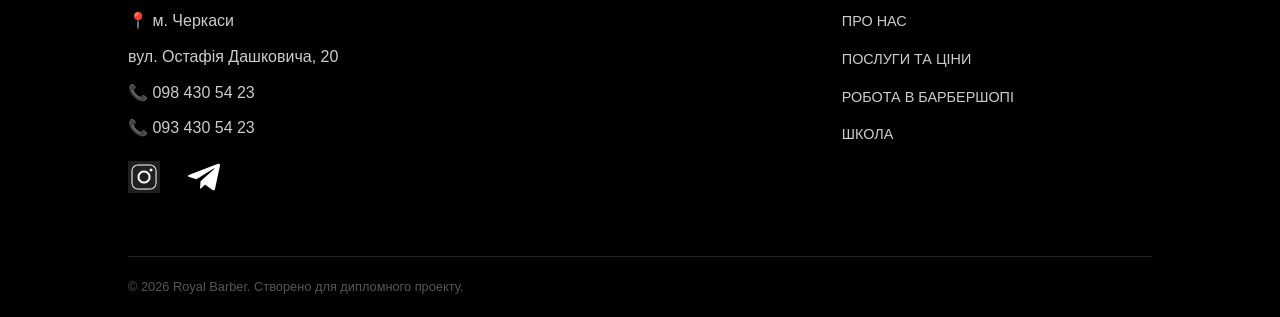
<file: services.html>
<!DOCTYPE html>
<html lang="uk">
<head>
    <meta charset="UTF-8">
    <meta name="viewport" content="width=device-width, initial-scale=1.0">
    <title>Послуги та Прайс | Royal Barber</title>
    <link rel="stylesheet" href="style.css">
</head>
<body>

    <header class="main-header">
        <div class="top-bar">
            <div class="logo-area">
                <a href="index.html" class="logo-link">
                    <h2 class="logo-text">ROYAL<span>BARBER</span></h2>
                </a>
            </div>
            <div class="info-area">
                <div class="contacts">
                    <span>📍 вул. Остафія Дашковича, 20</span>
                    <span>📞 098 430 54 23 | 093 430 54 23</span>
                </div>
            </div>
        </div>
        <nav class="main-nav">
    <button class="burger-btn" onclick="toggleMenu()">☰</button>
    <ul id="mobileMenu">
                <li><a href="index.html">Головна</a></li>
                <li><a href="about.html">Про нас</a></li>
                <li><a href="services.html" class="active">Послуги</a></li>
                <li><a href="jobs.html">Вакансії</a></li>
                <li><a href="school.html">Школа</a></li>
                <li><a href="booking.php" class="btn-gold">ЗАПИСАТИСЬ</a></li>
            </ul>
        </nav>
    </header>

    <section class="page-title scroll-reveal">
        <h1>Прайс Послуг</h1>
        <p>Професійний догляд для справжніх джентльменів</p>
    </section>

    <section class="services-grid">
        <div class="container">
            
            <div class="service-card scroll-reveal">
                <div class="service-img" style="background-image: url('img/service1.jpg');"></div>
                <div class="service-info">
                    <h3>Чоловіча стрижка</h3>
                    <p>Класична техніка, миття та стайлінг.</p>
                    <span class="price">500 грн</span>
                    <a href="booking.php" class="btn-gold">ЗАПИСАТИСЬ</a>
                </div>
            </div>

            <div class="service-card scroll-reveal">
                <div class="service-img" style="background-image: url('img/service2.jpg');"></div>
                <div class="service-info">
                    <h3>Стрижка машинкою</h3>
                    <p>Швидко та чітко під одну або декілька насадок.</p>
                    <span class="price">400 грн</span>
                    <a href="booking.php" class="btn-gold">ЗАПИСАТИСЬ</a>
                </div>
            </div>

            <div class="service-card scroll-reveal">
                <div class="service-img" style="background-image: url('img/service3.jpg');"></div>
                <div class="service-info">
                    <h3>Стрижка бороди і вусів</h3>
                    <p>Створення форми, контури небезпечною бритвою.</p>
                    <span class="price">400 грн</span>
                    <a href="booking.php" class="btn-gold">ЗАПИСАТИСЬ</a>
                </div>
            </div>

            <div class="service-card scroll-reveal">
                <div class="service-img" style="background-image: url('img/service4.jpg');"></div>
                <div class="service-info">
                    <h3>Укладка волосся</h3>
                    <p>Професійний стайлінг для вашої події.</p>
                    <span class="price">300 грн</span>
                    <a href="booking.php" class="btn-gold">ЗАПИСАТИСЬ</a>
                </div>
            </div>

            <div class="service-card scroll-reveal">
                <div class="service-img" style="background-image: url('img/service5.jpg');"></div>
                <div class="service-info">
                    <h3>Стрижка + Борода</h3>
                    <p>Повний комплекс послуг "Все включено".</p>
                    <span class="price">700 грн</span>
                    <a href="booking.php" class="btn-gold">ЗАПИСАТИСЬ</a>
                </div>
            </div>

            <div class="service-card scroll-reveal">
                <div class="service-img" style="background-image: url('img/service6.jpg');"></div>
                <div class="service-info">
                    <h3>Дитяча стрижка</h3>
                    <p>Стрижка для майбутніх джентльменів (до 12 років).</p>
                    <span class="price">450 грн</span>
                    <a href="booking.php" class="btn-gold">ЗАПИСАТИСЬ</a>
                </div>
            </div>

        </div>
    </section>

    <footer class="main-footer">
        <div class="footer-container">
            <div class="footer-section">
                <h3>КОНТАКТИ</h3>
                <p>📍 м. Черкаси</p>
                <p>вул. Остафія Дашковича, 20</p>
                <p>📞 098 430 54 23</p>
                <p>📞 093 430 54 23</p>
                
                <div class="social-icons">
    <a href="https://www.instagram.com/kotletasb3.0/" target="_blank" class="icon-ios inst">
        <img src="img/inst.png" alt="Instagram" class="my-social-img">
    </a>
    <a href="https://t.me/kotletasb" target="_blank" class="icon-ios tg">
        <img src="img/tg.png" alt="Telegram" class="my-social-img">
    </a>
</div>
            </div>

            <div class="footer-section">
                <h3>ІНФОРМАЦІЯ ПРО КОМПАНІЮ</h3>
                <ul class="footer-links">
                    <li><a href="about.html">ПРО НАС</a></li>
                    <li><a href="services.html">ПОСЛУГИ ТА ЦІНИ</a></li>
                    <li><a href="jobs.html">РОБОТА В БАРБЕРШОПІ</a></li>
                    <li><a href="school.html">ШКОЛА</a></li>
                </ul>
            </div>
        </div>
        <div class="footer-bottom">
            <p>© 2026 Royal Barber. Створено для дипломного проекту.</p>
        </div>
    </footer>

    <script>
        const revealElements = document.querySelectorAll('.scroll-reveal');

        function checkScroll() {
            revealElements.forEach(element => {
                const elementTop = element.getBoundingClientRect().top;
                const windowHeight = window.innerHeight;
                
                // Якщо картка з'явилась у видимій зоні — додаємо клас visible
                if (elementTop < windowHeight * 0.9) {
                    element.classList.add('visible');
                }
            });
        }
function toggleMenu() {
    const menu = document.getElementById('mobileMenu');
    menu.classList.toggle('active');
}
        // Запускаємо перевірку при скролі та одразу при завантаженні сторінки
        window.addEventListener('scroll', checkScroll);
        window.addEventListener('load', checkScroll);
    </script>
</body>
</html>
</file>
<file: style.css>
/* ==========================================================================
   1. НАЛАШТУВАННЯ ТА ГЛОБАЛЬНІ ЗМІННІ
   ========================================================================== */
* {
    margin: 0;
    padding: 0;
    box-sizing: border-box;
}

:root {
    --black: #0a0a0a;
    --dark-grey: #1a1a1a;
    --gold: #b8860b;
    --white: #f5f5f5;
}

body {
    background-color: #050505; /* Трохи темніший фон для преміум вигляду */
    color: var(--white);
    /* Безпечні системні шрифти, щоб усе чітко працювало */
    font-family: "Segoe UI", Roboto, Helvetica, Arial, sans-serif;
    line-height: 1.6;
    overflow-x: hidden;
}

body.booking-page {
    font-family: "Segoe UI", Roboto, Helvetica, Arial, sans-serif;
    background-color: #050505;
    color: #fff;
}


/* ==========================================================================
   2. ШАПКА САЙТУ, МЕНЮ ТА ЛОГОТИП (Для всіх сторінок)
   ========================================================================== */
.main-header {
    background-color: var(--black);
    border-bottom: 1px solid rgba(184, 134, 11, 0.3);
    position: sticky;
    top: 0;
    z-index: 1000;
}

.top-bar {
    display: flex;
    justify-content: space-between;
    align-items: center;
    padding: 10px 5%; /* Вирівняли, щоб лого не тікало */
}

.logo-link {
    text-decoration: none;
    display: inline-block;
}

.logo-link:hover .logo-text span {
    color: var(--gold); /* Ефект при наведенні на лого */
}

.logo-text {
    font-family: Georgia, serif;
    color: var(--gold);
    letter-spacing: 2px;
}

.logo-text span {
    color: var(--white);
}

.contacts span {
    margin-right: 20px;
    font-size: 0.9rem;
}

.socials a {
    color: var(--gold);
    text-decoration: none;
    margin-left: 15px;
    font-size: 0.8rem;
    transition: 0.3s;
}

.socials a:hover { color: var(--white); }

/* Навігація сайту */
.main-nav {
    padding: 15px 0;
}

.main-nav ul {
    display: flex;
    justify-content: center;
    align-items: center;
    list-style: none;
    padding: 0;
}

.main-nav li { 
    margin: 0 15px; /* Оптимальний відступ, щоб кнопки не розповзалися */
}

.main-nav a {
    color: var(--white);
    text-decoration: none;
    text-transform: uppercase;
    font-size: 0.9rem;
    font-weight: 700;
    transition: 0.3s;
}

.main-nav a:hover, .main-nav a.active {
    color: var(--gold);
}


/* ==========================================================================
   3. КНОПКИ ТА ЗАГАЛЬНІ ЕЛЕМЕНТИ
   ========================================================================== */
.btn-gold {
    border: 1px solid var(--gold);
    padding: 8px 20px;
    background: var(--gold);
    color: var(--black) !important;
    border-radius: 2px;
    transition: transform 0.3s cubic-bezier(0.175, 0.885, 0.32, 1.275);
}

.btn-gold:hover {
    transform: scale(1.1);
}

.btn-main { 
    padding: 15px 40px;
    background-color: var(--gold); 
    color: var(--black); 
    text-decoration: none;
    font-weight: bold;
    border-radius: 3px;
    transition: 0.4s;
    display: inline-block;
}

.btn-main:hover { 
    background-color: var(--white); 
    transform: scale(1.05);
}

.btn-outline { 
    border: 1px solid var(--white); 
    color: var(--white); 
    text-decoration: none;
    padding: 15px 35px;
    font-weight: bold;
    margin: 0 10px;
    display: inline-block;
    transition: 0.3s;
}

.btn-outline:hover { background: var(--white); color: var(--black); }

/* Заголовки секцій */
.section-title { 
    font-family: 'Playfair Display', serif; 
    color: #c5a059; 
    font-size: 36px; 
    margin-bottom: 50px; 
    text-transform: uppercase; 
    text-align: center;
}


/* ==========================================================================
   4. СТОРІНКА "ГОЛОВНА" (index.html)
   ========================================================================== */
/* Старий банер (про всяк випадок, якщо десь лишився) */


.hero-overlay {
    position: absolute;
    top: 0; left: 0; width: 100%; height: 100%;
    background: rgba(0, 0, 0, 0.7);
}

.hero-content {
    position: relative;
    text-align: center;
    z-index: 1;
}

.hero-content h1 {
    font-family: 'Playfair Display', serif;
    font-size: 4rem;
    margin-bottom: 10px;
    color: var(--white);
}

.hero-content p {
    font-size: 1.2rem;
    margin-bottom: 30px;
    color: #ccc;
}

.hero-buttons a {
    margin: 0 10px;
}

/* Наш кастомний слайдер */
.hero-slider-custom {
    margin-top: 20px;
    position: relative;
    width: 100%;
    height: 80vh;
    overflow: hidden;
    background: #000;
}

.slider-track-custom {
    width: 100%;
    height: 100%;
}

.slide-custom {
    position: absolute;
    top: 0; left: 0;
    width: 100%; height: 100%;
    background-size: cover;
    background-position: center;
    opacity: 0;
    transition: opacity 1s ease-in-out;
    display: flex;
    align-items: center;
    justify-content: center;
}

.slide-custom.active {
    opacity: 1;
    z-index: 1;
}

/* Кнопки перемикання слайдера */
.slide-nav {
    position: absolute;
    top: 50%;
    transform: translateY(-50%);
    background: rgba(0,0,0,0.4);
    color: #c5a059;
    border: 1px solid #c5a059;
    padding: 15px;
    cursor: pointer;
    font-size: 18px;
    z-index: 10;
    transition: 0.3s;
}
.slide-nav:hover { background: #c5a059; color: #000; }
.slide-nav.prev { left: 20px; }
.slide-nav.next { right: 20px; }

/* Блок переваг (стара версія) */
.features {
    padding: 100px 5%;
    background: var(--dark-grey);
}
.features .container { display: flex; justify-content: space-around; flex-wrap: wrap; }
.feature-item { text-align: center; flex: 1; min-width: 250px; padding: 20px; }
.feature-item .icon { font-size: 3rem; margin-bottom: 15px; display: block; }
.feature-item h3 { color: var(--gold); margin-bottom: 10px; }

/* Переваги (нова сітка) */
.features-section { padding: 80px 5%; background: #0c0c0c; text-align: center; }
.features-grid { display: grid; grid-template-columns: repeat(auto-fit, minmax(280px, 1fr)); gap: 30px; margin-top: 40px; }
.feature-card { padding: 40px; border: 1px solid #222; transition: 0.4s; }
.feature-card:hover { border-color: #c5a059; transform: translateY(-10px); }
.f-icon { font-size: 40px; margin-bottom: 20px; }

/* Наша Галерея "Наші роботи" */
.gallery-grid {
    display: grid;
    grid-template-columns: repeat(auto-fill, minmax(320px, 1fr)); 
    gap: 15px; 
    padding: 30px; 
}

.gallery-item img {
    width: 100%;
    height: 400px; 
    object-fit: cover; 
    transition: transform 0.4s ease-in-out; 
}

.gallery-item:hover img {
    transform: scale(1.05); 
}

/* Блок з картою */
.map-section {
    padding: 80px 0;
    background: var(--black);
    text-align: center;
}

.map-container {
    filter: grayscale(1) invert(0.9) contrast(1.2); /* Красивий чорно-білий стиль */
    transition: 0.5s;
    border-top: 2px solid var(--gold);
    border-bottom: 2px solid var(--gold);
}

.map-container:hover {
    filter: grayscale(0) invert(0) contrast(1); /* Кольорова при наведенні */
}

.map-info { margin-top: 20px; font-size: 1.1rem; }
.map-info p { color: var(--gold); }


/* ==========================================================================
   5. СТОРІНКА "ПРО НАС" (about.html)
   ========================================================================== */
.about-page {
    background-color: #000;
    color: #fff;
    padding-bottom: 50px;
}

.container-narrow {
    max-width: 800px; 
    margin: 0 auto;
    padding: 0 20px;
    text-align: center;
}

.about-hero {
    text-align: center;
    padding: 60px 0;
    background: linear-gradient(to right, rgba(0,0,0,0.9), rgba(0,0,0,0.5)), url('img/about-bg.jpg');
    background-size: cover;
    background-position: center;
}

.main-title {
    font-family: 'Playfair Display', serif;
    font-size: 42px;
    letter-spacing: 2px;
    margin-bottom: 20px;
}

.about-text-content {
    max-width: 900px;
    margin: 0 auto;
    line-height: 1.8;
    font-size: 18px;
    color: #ccc;
    text-align: justify;
}

.about-text-content p {
    font-size: 16px;
    line-height: 1.8;
    color: #ccc;
    margin-bottom: 20px;
    text-align: justify;
}

.about-text-content .lead-text {
    font-size: 19px;
    color: #fff;
    font-weight: 300;
    text-align: center;
    line-height: 1.6;
}

.mustache-divider { margin: 30px 0; }
.mustache-divider img { width: 60px; filter: invert(1); }

/* Двоколонковий блок про нас */
.details-container {
    display: flex;
    align-items: center;
    gap: 50px;
    padding: 80px 10%;
    background: #0a0a0a;
}

.details-text { flex: 1; }
.details-text h2 { font-family: 'Playfair Display', serif; font-size: 32px; color: var(--gold); margin-bottom: 20px; }
.details-image { flex: 1; }
.details-image img { width: 100%; border-radius: 5px; box-shadow: 0 10px 30px rgba(0,0,0,0.5); }

/* Преміум версія секції 50/50 */
.details-container-premium {
    display: flex;
    align-items: center;
    max-width: 1200px;
    margin: 60px auto;
    padding: 0 20px;
    gap: 50px;
}

.details-text-block { flex: 1; }
.details-text-block h2 { font-family: Georgia, serif; font-size: 28px; color: #fff; margin: 10px 0 20px 0; letter-spacing: 1px; }
.details-text-block p { color: #aaa; line-height: 1.7; margin-bottom: 15px; }
.sub-gold { color: #c5a059; font-size: 12px; letter-spacing: 3px; font-weight: bold; }

.details-image-block { flex: 1; }
.details-image-block img { width: 100%; height: auto; border-radius: 4px; display: block; }
.img-border-decor { position: relative; padding: 10px; border: 1px solid #c5a059; }

/* Секція старих цінностей */
.values-grid { display: grid; grid-template-columns: repeat(3, 1fr); gap: 40px; padding: 60px 10%; border-top: 1px solid #222; }
.value-item h3 { color: var(--gold); margin-bottom: 15px; }

/* Преміум картки цінностей */
.values-section { padding: 80px 0; background: #090909; }
.values-grid-premium { display: grid; grid-template-columns: repeat(3, 1fr); gap: 30px; max-width: 1200px; margin: 0 auto; padding: 0 20px; }
.value-card-v4 { background: #111; border: 1px solid #1a1a1a; padding: 40px 30px; border-radius: 4px; transition: 0.3s; }
.value-card-v4:hover { border-color: #c5a059; background: #151515; }
.value-card-v4 .v-num { font-family: Georgia, serif; font-size: 32px; color: #c5a059; margin-bottom: 15px; font-weight: bold; }
.value-card-v4 h3 { font-size: 18px; color: #fff; margin-bottom: 15px; letter-spacing: 1px; }
.value-card-v4 p { color: #888; font-size: 14px; line-height: 1.6; }

/* Секція статистики */
.stats-section { display: flex; justify-content: space-around; padding: 60px 5%; background: var(--gold); }
.stat-item { text-align: center; color: var(--black); }
.stat-item .num { display: block; font-size: 2.5rem; font-weight: bold; font-family: 'Playfair Display', serif; }
.stat-item .text { text-transform: uppercase; font-size: 0.8rem; font-weight: bold; }


/* ==========================================================================
   6. СТИЛІ БЛОКУ КОМАНДИ / МАЙСТРІВ (team-section)
   ========================================================================== */
.team-section { padding: 80px 5%; text-align: center; background: var(--dark-grey); }
.team-grid { display: flex; flex-wrap: wrap; justify-content: center; gap: 40px; margin-top: 40px; }
.team-member { width: 280px; }

.member-photo {
    filter: none !important; /* Яскраві фото без застарілого ч/б фільтру */
    width: 100%;
    height: 350px;
    background-size: cover;
    background-position: center;
    border-radius: 5px;
}

/* Старі стилі карток команди про всяк випадок */
.team-card { background: var(--black); padding: 20px; text-align: center; border: 1px solid #222; transition: 0.4s; }
.team-card:hover { border-color: var(--gold); transform: translateY(-5px); }
.member-img { height: 500px; background-size: cover; background-position: center; margin-bottom: 20px; }
.team-card h3 { color: var(--gold); margin-bottom: 5px; }
.team-card span { display: block; font-size: 0.8rem; text-transform: uppercase; margin-bottom: 15px; color: #777; }


/* ==========================================================================
   7. СТОРІНКА "ПОСЛУГИ" (services.html)
   ========================================================================== */
.page-title {
    text-align: center;
    padding: 60px 0;
    background: #111;
}

.page-title h1 {
    font-family: 'Playfair Display', serif;
    font-size: 3rem;
    color: var(--gold);
}

.services-grid { padding: 50px 5%; }
.services-grid .container { display: grid; grid-template-columns: repeat(auto-fit, minmax(300px, 1fr)); gap: 30px; }

.service-card {
    background: var(--dark-grey);
    border: 1px solid #333;
    overflow: hidden;
    transition: 0.4s;
    position: relative;
}

.service-card:hover {
    border-color: var(--gold);
    transform: translateY(-10px);
}

.service-img { height: 250px; background-size: cover; background-position: center; }
.service-info { padding: 25px; text-align: center; }
.service-info h3 { color: var(--white); margin-bottom: 10px; text-transform: uppercase; }
.service-info p { font-size: 0.9rem; color: #aaa; margin-bottom: 20px; height: 40px; }
.price { display: block; font-size: 1.5rem; color: var(--gold); font-weight: bold; margin-bottom: 20px; }

.btn-book {
    display: inline-block;
    padding: 10px 25px;
    border: 1px solid var(--gold);
    color: var(--gold);
    text-decoration: none;
    text-transform: uppercase;
    font-size: 0.8rem;
    transition: 0.3s;
}
.btn-book:hover { background: var(--gold); color: var(--black); }


/* ==========================================================================
   8. СТОРІНКА "ВАКАНСІЇ" ТА "ШКОЛА" (jobs.html / school.html)
   ========================================================================== */
.jobs-grid {
    display: grid;
    grid-template-columns: 1fr 1fr;
    gap: 50px;
    padding: 80px 5%;
}

.job-card {
    background: #111;
    padding: 30px;
    border-left: 4px solid var(--gold);
}

.job-list {
    margin: 20px 0;
    list-style: square;
    padding-left: 20px;
    color: #ccc;
}

.job-offer {
    font-weight: bold;
    color: var(--gold);
    font-size: 1.2rem;
}

/* Блок Школи */
.school-hero {
    height: 70vh; 
    background: url('img/school-bg.jpg') no-repeat;
    background-size: cover;
    background-position: center 30%; /* Налаштування висоти фону */
    display: flex;
    align-items: center;
    justify-content: center;
    text-align: center;
    position: relative;
}

.school-overlay { background: rgba(0,0,0,0.8); padding: 60px; width: 100%; }
.school-info { padding: 80px 5%; }

.course-price {
    margin-top: 30px;
    font-size: 2rem;
    color: var(--gold);
    font-family: 'Playfair Display', serif;
}

.check-list { list-style: none; margin: 20px 0; line-height: 2; }

.btn-consult {
    display: inline-block;
    margin-top: 25px;
    padding: 15px 35px;
    background: transparent;
    color: var(--gold);
    border: 2px solid var(--gold);
    text-decoration: none;
    font-weight: bold;
    text-transform: uppercase;
    transition: 0.3s;
}
.btn-consult:hover { background: var(--gold); color: black; transform: scale(1.05); }


/* ==========================================================================
   9. ФІНАЛЬНА СИСТЕМА ОНЛАЙН-ЗАПИСУ (booking.html) - ВЕРСІЯ V4
   ========================================================================== */
.booking-form-container {
    background: #0a0a0a;
    border: 1px solid #1c1c1c;
    padding: 30px;
    max-width: 650px;
    margin: 40px auto;
    border-radius: 8px;
    position: relative;
    min-height: 500px;
}

/* Верхні кроки */
.step-indicator {
    display: flex;
    justify-content: space-between;
    margin-bottom: 30px;
    border-bottom: 1px solid #1c1c1c;
    padding-bottom: 15px;
}
.ind-step { font-size: 14px; color: #444; font-weight: bold; }
.ind-step.active { color: #c5a059; }

/* Перемикання кроків */
.booking-step { display: none; opacity: 0; transform: translateY(10px); transition: all 0.4s ease-in-out; }
.booking-step.active { display: block; opacity: 1; transform: translateY(0); }

/* Акордеон категорій */
.accordion-header {
    background: #111;
    padding: 20px;
    border: 1px solid #222;
    cursor: pointer;
    display: flex;
    justify-content: space-between;
    font-weight: bold;
    color: #fff;
    user-select: none;
}
.accordion-header .arrow { transition: transform 0.3s ease; color: #c5a059; }

.accordion-content {
    max-height: 0;
    overflow: hidden;
    transition: max-height 0.4s ease-out;
    background: #0d0d0d;
}
.accordion-content.open { max-height: 1500px; transition: max-height 0.5s ease-in; }

/* Преміум картки послуг у формі */
.services-scroll-grid { padding: 15px 0; display: flex; flex-direction: column; gap: 15px; }
.service-card-premium { display: flex; background: #141414; border: 1px solid #222; cursor: pointer; transition: 0.3s; }
.service-card-premium:hover { border-color: #c5a059; background: #191919; }
.s-img-wrapper img { width: 100px; height: 100px; object-fit: cover; }
.s-info-block { padding: 15px; display: flex; flex-direction: column; justify-content: center; flex-grow: 1; }
.s-info-block h4 { margin: 0 0 5px 0; color: #fff; }
.s-info-block p { margin: 0; font-size: 13px; color: #777; }
.price-tag { color: #c5a059; font-weight: bold; margin-top: 5px; }

/* Вибір майстрів */
.masters-premium-grid { display: flex; flex-direction: column; gap: 15px; margin: 20px 0; }
.master-card-premium { display: flex; align-items: center; gap: 20px; background: #111; padding: 15px; border: 1px solid #222; cursor: pointer; transition: 0.3s; }
.master-card-premium:hover { border-color: #c5a059; background: #161616; }
.master-card-premium img { width: 70px; height: 70px; border-radius: 50%; object-fit: cover; border: 2px solid #222; }
.m-details h4 { margin: 0; color: #fff; }
.m-details p { margin: 5px 0 0 0; color: #c5a059; font-size: 13px; }

/* Кастомний темний календар */
.calendar-wrapper-premium .flatpickr-calendar, .flatpickr-calendar {
    background: #0a0a0a !important;
    border: 1px solid #222 !important;
    box-shadow: none !important;
    width: 100% !important;
    margin: 0 auto 20px !important;
}
.calendar-wrapper-premium .flatpickr-day { color: #fff !important; }
.calendar-wrapper-premium .flatpickr-day.selected, .flatpickr-day.selected { background: #c5a059 !important; border-color: #c5a059 !important; color: #000 !important; font-weight: bold; }
.calendar-wrapper-premium .flatpickr-day.disabled { color: #333 !important; }

/* Блок нашого власного календаря */
.custom-calendar-v4 { background: #111; border: 1px solid #222; padding: 15px; border-radius: 6px; margin: 20px 0; max-width: 350px; }
.cal-header-v4 { text-align: center; font-weight: bold; color: #c5a059; margin-bottom: 15px; }
.cal-weekdays-v4 { display: grid; grid-template-columns: repeat(7, 1fr); text-align: center; color: #555; font-size: 13px; margin-bottom: 10px; }
.cal-days-v4 { display: grid; grid-template-columns: repeat(7, 1fr); gap: 5px; }
.cal-day-v4 { padding: 10px 0; text-align: center; font-size: 14px; cursor: pointer; color: #aaa; transition: 0.2s; }
.cal-day-v4:hover:not(.empty):not(.busy) { background: #222; color: #fff; }
.cal-day-v4.selected { background: #c5a059 !important; color: #000 !important; font-weight: bold; border-radius: 4px; }
.cal-day-v4.busy { color: #333; cursor: not-allowed; text-decoration: line-through; }
.cal-day-v4.empty { cursor: default; }

/* Часові сітки (Слоти) */
.slots-grid-premium, .slots-grid { display: grid; grid-template-columns: repeat(3, 1fr); gap: 10px; margin: 15px 0; }
.slot-v4, .slot { padding: 12px; background: #111; border: 1px solid #222; color: #fff; cursor: pointer; transition: 0.3s; text-align: center; }
.slot-v4:hover:not(.busy), .slot:hover:not(.busy) { border-color: #c5a059; color: #c5a059; }
.slot-v4.selected, .slot.selected { background: #c5a059; color: #000; border-color: #c5a059; font-weight: bold; }
.slot-v4.busy, .slot.busy { background: #050505; color: #333; border-color: #111; cursor: not-allowed; text-decoration: line-through; opacity: 0.6; }

/* Форма вводу даних клієнта */
.final-inputs-premium { display: flex; gap: 15px; margin-top: 25px; }
.dark-input-v4, .dark-input { width: 100%; padding: 15px; background: #111; border: 1px solid #222; color: #fff; margin-bottom: 10px; }
.btn-submit-premium, .btn-confirm { width: 100%; padding: 18px; background: #c5a059; color: #000; border: none; font-weight: bold; font-size: 16px; cursor: pointer; margin-top: 20px; transition: 0.3s; }
.btn-submit-premium:hover { background: #b08c4b; }
.btn-back { background: none; border: none; color: #666; cursor: pointer; margin-top: 20px; text-decoration: underline; }
.btn-back:hover { color: #c5a059; }

.hidden { display: none; }


/* ==========================================================================
   10. СТАРІ / ПРОМІЖНІ ВЕРСІЇ ФОРМИ БРОНЮВАННЯ (Збережено, щоб нічого не впало)
   ========================================================================== */
.booking-section { padding: 50px 5%; display: flex; justify-content: center; }
.booking-container { background: #151515; padding: 40px; border-radius: 5px; border: 1px solid var(--gold); max-width: 600px; width: 100%; }
.booking-container h2 { font-family: 'Playfair Display', serif; color: var(--gold); text-align: center; margin-bottom: 30px; }
.form-group { margin-bottom: 20px; }
.form-group label { display: block; margin-bottom: 8px; color: var(--gold); font-weight: bold; }
.form-group input, .form-group select { width: 100%; padding: 12px; background: #222; border: 1px solid #333; color: white; border-radius: 3px; }
.form-row { display: flex; gap: 20px; }
.form-row .form-group { flex: 1; }
.barber-selection { display: grid; grid-template-columns: repeat(3, 1fr); gap: 10px; }
.barber-card input { display: none; }
.barber-info { background: #222; padding: 15px 10px; text-align: center; border: 1px solid #333; cursor: pointer; transition: 0.3s; }
.barber-card input:checked + .barber-info { border-color: var(--gold); background: #2a2a2a; }
.barber-info .name { display: block; font-weight: bold; font-size: 0.9rem; }
.barber-info .rank { font-size: 0.7rem; color: var(--gold); text-transform: uppercase; }
.btn-submit { width: 100%; padding: 15px; background: var(--gold); border: none; color: black; font-weight: bold; cursor: pointer; margin-top: 20px; transition: 0.3s; }
.btn-submit:hover { background: white; }

/* Версія форми V2 */
.booking-v2 { display: flex; justify-content: center; padding: 60px 20px; }
.booking-wrapper { background: #111; border: 1px solid #222; padding: 40px; max-width: 500px; width: 100%; box-shadow: 0 20px 50px rgba(0,0,0,0.5); }
.step-box { margin-bottom: 30px; }
.step-box label { display: block; color: var(--gold); margin-bottom: 15px; font-weight: bold; text-transform: uppercase; font-size: 0.8rem; letter-spacing: 1px; }

/* Стара версія кроків */
.booking-step-old { display: none; opacity: 0; transform: translateX(20px); transition: 0.5s ease; }
.booking-step-old.active { display: block; opacity: 1; transform: translateX(0); }
.s-item, .m-item { background: #1a1a1a; padding: 20px; margin-bottom: 15px; border: 1px solid #333; cursor: pointer; display: flex; justify-content: space-between; transition: 0.3s; }
.s-item:hover, .m-item:hover { border-color: #c5a059; background: #222; }
.m-item { align-items: center; justify-content: flex-start; gap: 15px; }
.m-item img { width: 50px; height: 50px; border-radius: 50%; object-fit: cover; }

/* Старий список вибору послуг */
.services-list-v2 { display: flex; flex-direction: column; gap: 10px; margin-top: 10px; }
.service-check { display: none; }
.service-label { display: flex; justify-content: space-between; padding: 15px; background: #1a1a1a; border: 1px solid #333; border-radius: 5px; cursor: pointer; transition: 0.3s; }
.service-check:checked + .service-label { border-color: #c5a059; background: rgba(197, 160, 89, 0.1); }
.service-label .name { color: #fff; font-weight: bold; }
.service-label .price { color: #c5a059; }


/* ==========================================================================
   11. ПІДВАЛ САЙТУ (Footer - Однаковий для всіх сторінок)
   ========================================================================== */
.main-footer {
    background: #000;
    color: #fff;
    padding: 60px 10% 20px;
    border-top: 2px solid #1a1a1a;
}

.footer-container { display: flex; justify-content: space-between; flex-wrap: wrap; gap: 40px; }
.footer-section h3 { font-size: 1.2rem; margin-bottom: 25px; letter-spacing: 1px; }
.footer-section p { margin-bottom: 10px; color: #ccc; }
.footer-links { list-style: none; padding: 0; }
.footer-links li { margin-bottom: 12px; }
.footer-links a { color: #ccc; text-decoration: none; font-size: 0.9rem; transition: 0.3s; }
.footer-links a:hover { color: var(--gold); }

/* Іконки соцмереж у стилі App Store / Doberman */
.social-icons { margin-top: 20px; display: flex; gap: 15px; }
.icon-ios { display: flex; align-items: center; justify-content: center; width: 45px; height: 45px; border-radius: 10px; position: relative; transition: 0.3s; box-shadow: 0 4px 8px rgba(0,0,0,0.4); overflow: hidden; }
.icon-ios.inst { background: radial-gradient(circle at 30% 107%, #fdf497 0%, #fd5949 45%, #d6249f 60%, #285AEB 90%); }
.icon-ios.tg { background: linear-gradient(180deg, #2AABEE 0%, #229ED9 100%); }

.footer-icon {
    width: 25px; height: 25px; object-fit: contain;
    filter: brightness(0) invert(1); /* Робить картинку повністю білою */
    pointer-events: none;
}
.icon-ios:hover { transform: scale(1.1); }

.footer-bottom { margin-top: 50px; border-top: 1px solid #222; padding-top: 20px; display: flex; justify-content: space-between; font-size: 0.8rem; color: #555; }


/* ==========================================================================
   12. КУСТАРНІ АНІМАЦІЇ СКРОЛУ ТА ДИНАМІКА
   ========================================================================== */
@keyframes fadeInUp {
    from { opacity: 0; transform: translateY(30px); }
    to { opacity: 1; transform: translateY(0); }
}

.fade-in { animation: fadeInUp 1s ease-out forwards; }
.fade-in-delayed { animation: fadeInUp 1.5s ease-out forwards; opacity: 0; }

/* Наша кастомна заміна AOS */
.scroll-reveal {
    opacity: 0;
    transform: translateY(40px);
    transition: opacity 0.8s ease-out, transform 0.8s ease-out;
}
.scroll-reveal.visible {
    opacity: 1;
    transform: translateY(0);
}


/* ==========================================================================
   13. АДАПТИВНІСТЬ ДЛЯ МОБІЛЬНИХ ПРИСТРОЇВ (Media Queries)
   ========================================================================== */
@media (max-width: 768px) {
    .details-container-premium {
        flex-direction: column;
        text-align: center;
    }
    .values-grid-premium {
        grid-template-columns: 1fr;
    }
}


 /* Очищаємо блоки посилань від старих білих фонів */
.social-icons a.icon-ios {
    background: transparent !important; /* Вбиваємо білий квадрат на фоні */
    padding: 0 !important;
    display: inline-block;
    vertical-align: middle;
    border-radius: 0 !important;
}

/* Твій клас для картинок, але з жорстким скиданням */
.my-social-img {
    width: 32px !important;       /* Зробив трохи більшими, щоб чітко було видно */
    height: 32px !important;
    object-fit: contain !important;
    display: block;
}






/* Робимо картинки акуратними та вирівнюємо по центру */
.f-icon .feature-img {
    width: 45px;         /* Можеш змінити на 40px або 50px, як краще виглядатиме */
    height: 45px;
    object-fit: contain; /* Щоб картинка не стискалася і не деформувалася */
    display: inline-block;
    vertical-align: middle;
}

/* Якщо блок .f-icon мав якийсь фіксований розмір або фон, 
   переконайся, що картинка стоїть рівно по центру */
.f-icon {
    display: flex;
    justify-content: center;
    align-items: center;
    margin-bottom: 15px; /* Відступ від картинки до заголовка h3 */
}



/* Прибираємо підкреслення тексту для ВСІХ кнопок запису */
a[href="booking.php"] {
    text-decoration: none !important;    /* Забороняємо підкреслення тексту */
    display: inline-block !important;    /* Дозволяємо кнопці мати правильні відступи */
}

/* Якщо підкреслення все одно лишилося при наведенні мишкою */
a[href="booking.php"]:hover {
    text-decoration: none !important;
}

/* Повертаємо кнопці правильну форму та відступи */



.job-modal-overlay {
    position: fixed;
    top: 0;
    left: 0;
    width: 100%;
    height: 100%;
    background: rgba(0,0,0,0.85);
    display: flex;
    justify-content: center;
    align-items: center;
    z-index: 9999;
}

.job-modal-window {
    background: #111;
    border: 2px solid #c5a059;
    padding: 40px;
    border-radius: 15px;
    text-align: center;
    color: #fff;
    max-width: 420px;
    box-shadow: 0 0 20px rgba(197,160,89,0.2);
}

.job-modal-icon {
    font-size: 50px;
    color: #c5a059;
    margin-bottom: 10px;
}

.job-modal-title {
    color: #c5a059;
    margin-bottom: 15px;
}

.job-modal-text {
    color: #ccc;
    margin-bottom: 25px;
    line-height: 1.5;
}

.job-modal-btn {
    background: #c5a059;
    color: #000;
    border: none;
    padding: 12px 35px;
    cursor: pointer;
    font-weight: bold;
}


/* ===== MOBILE ADAPTATION ===== */

/* ===== MOBILE VERSION ===== */

.burger-btn {
    display: none;
}

@media (max-width: 768px) {

    body {
        overflow-x: hidden;
    }

    .main-header {
        background: #050505;
        border-bottom: 1px solid rgba(197,160,89,0.35);
        position: relative;
        z-index: 100;
    }

    .top-bar {
        display: flex;
        flex-direction: column;
        align-items: center;
        text-align: center;
        padding: 18px 15px;
        gap: 12px;
    }

    .logo-text {
        font-size: 34px !important;
        line-height: 1.1;
        text-align: center;
        white-space: nowrap;
    }

    .contacts {
        display: flex;
        flex-direction: column;
        align-items: center;
        gap: 6px;
        font-size: 14px;
        line-height: 1.4;
        text-align: center;
    }

    .burger-btn {
        display: flex;
        justify-content: center;
        align-items: center;
        width: 58px;
        height: 58px;
        margin: 18px auto;
        background: transparent;
        border: 2px solid #c5a059;
        color: #c5a059;
        font-size: 28px;
        cursor: pointer;
    }

    .main-nav ul {
        display: none;
        flex-direction: column;
        align-items: center;
        gap: 20px;
        padding: 22px 0 28px;
        margin: 0;
        background: #050505;
        list-style: none;
    }

    .main-nav ul.active {
        display: flex;
    }

    .main-nav a {
        font-size: 18px;
        text-align: center;
        text-decoration: none;
    }

    .btn-gold {
        width: 250px;
        max-width: 85%;
        text-align: center;
        padding: 15px 20px !important;
        box-sizing: border-box;
    }

    .hero,
    .hero-section,
    .slider,
    .hero-slider {
        height: 520px !important;
        min-height: 520px !important;
        overflow: hidden;
        position: relative;
    }

    .slide,
    .hero-slide {
        height: 520px !important;
        min-height: 520px !important;
        background-size: cover !important;
        background-position: center center !important;
    }

    .hero-content,
    .slide-content {
        min-height: 520px !important;
        padding: 55px 20px 35px !important;
        display: flex !important;
        flex-direction: column;
        justify-content: center;
        align-items: center;
        text-align: center;
        box-sizing: border-box;
    }

    .hero-content h1,
    .slide-content h1,
    .hero h1,
    .slider h1 {
        font-size: 42px !important;
        line-height: 1.15 !important;
        max-width: 92%;
        margin: 0 auto 18px !important;
        text-align: center;
    }

    .hero-content p,
    .slide-content p,
    .hero p,
    .slider p {
        font-size: 17px !important;
        line-height: 1.4 !important;
        max-width: 92%;
        margin: 0 auto 24px !important;
        text-align: center;
    }

    .hero-content .btn-gold,
    .slide-content .btn-gold {
        width: 280px !important;
        max-width: 85%;
        font-size: 17px !important;
        padding: 15px 18px !important;
    }

    .prev,
    .next,
    .slider-arrow,
    .slide-arrow {
        display: none !important;
    }

    .container {
        width: 100%;
        padding: 0 16px;
        box-sizing: border-box;
    }

    .services-grid,
    .barbers-grid,
    .jobs-grid,
    .features-grid,
    .school-grid,
    .about-grid {
        grid-template-columns: 1fr !important;
        gap: 22px;
    }

    .service-card,
    .barber-card,
    .job-card,
    .job-form-box,
    .feature-card,
    .school-card,
    .about-card {
        width: 100%;
        box-sizing: border-box;
    }

    img {
        max-width: 100%;
        height: auto;
    }

    .booking-container,
    .booking-wrapper,
    .booking-box {
        width: 100% !important;
        padding: 16px !important;
        box-sizing: border-box;
    }

    .final-inputs-premium {
        flex-direction: column;
        gap: 15px;
    }

    input,
    select,
    textarea,
    .dark-input,
    .dark-input-v4 {
        width: 100% !important;
        box-sizing: border-box;
        font-size: 16px;
    }

    .time-grid,
    .time-slots {
        grid-template-columns: repeat(2, 1fr) !important;
        gap: 10px;
    }

    table {
        width: 100%;
        font-size: 13px;
    }

    .footer-container {
        flex-direction: column;
        gap: 25px;
        text-align: center;
    }

    .footer-section {
        width: 100%;
    }

    .social-icons {
        justify-content: center;
    }

    .job-modal-window {
        width: 90%;
        padding: 25px;
        box-sizing: border-box;
    }
}


/* ===== вакансії  ===== */
</file>
